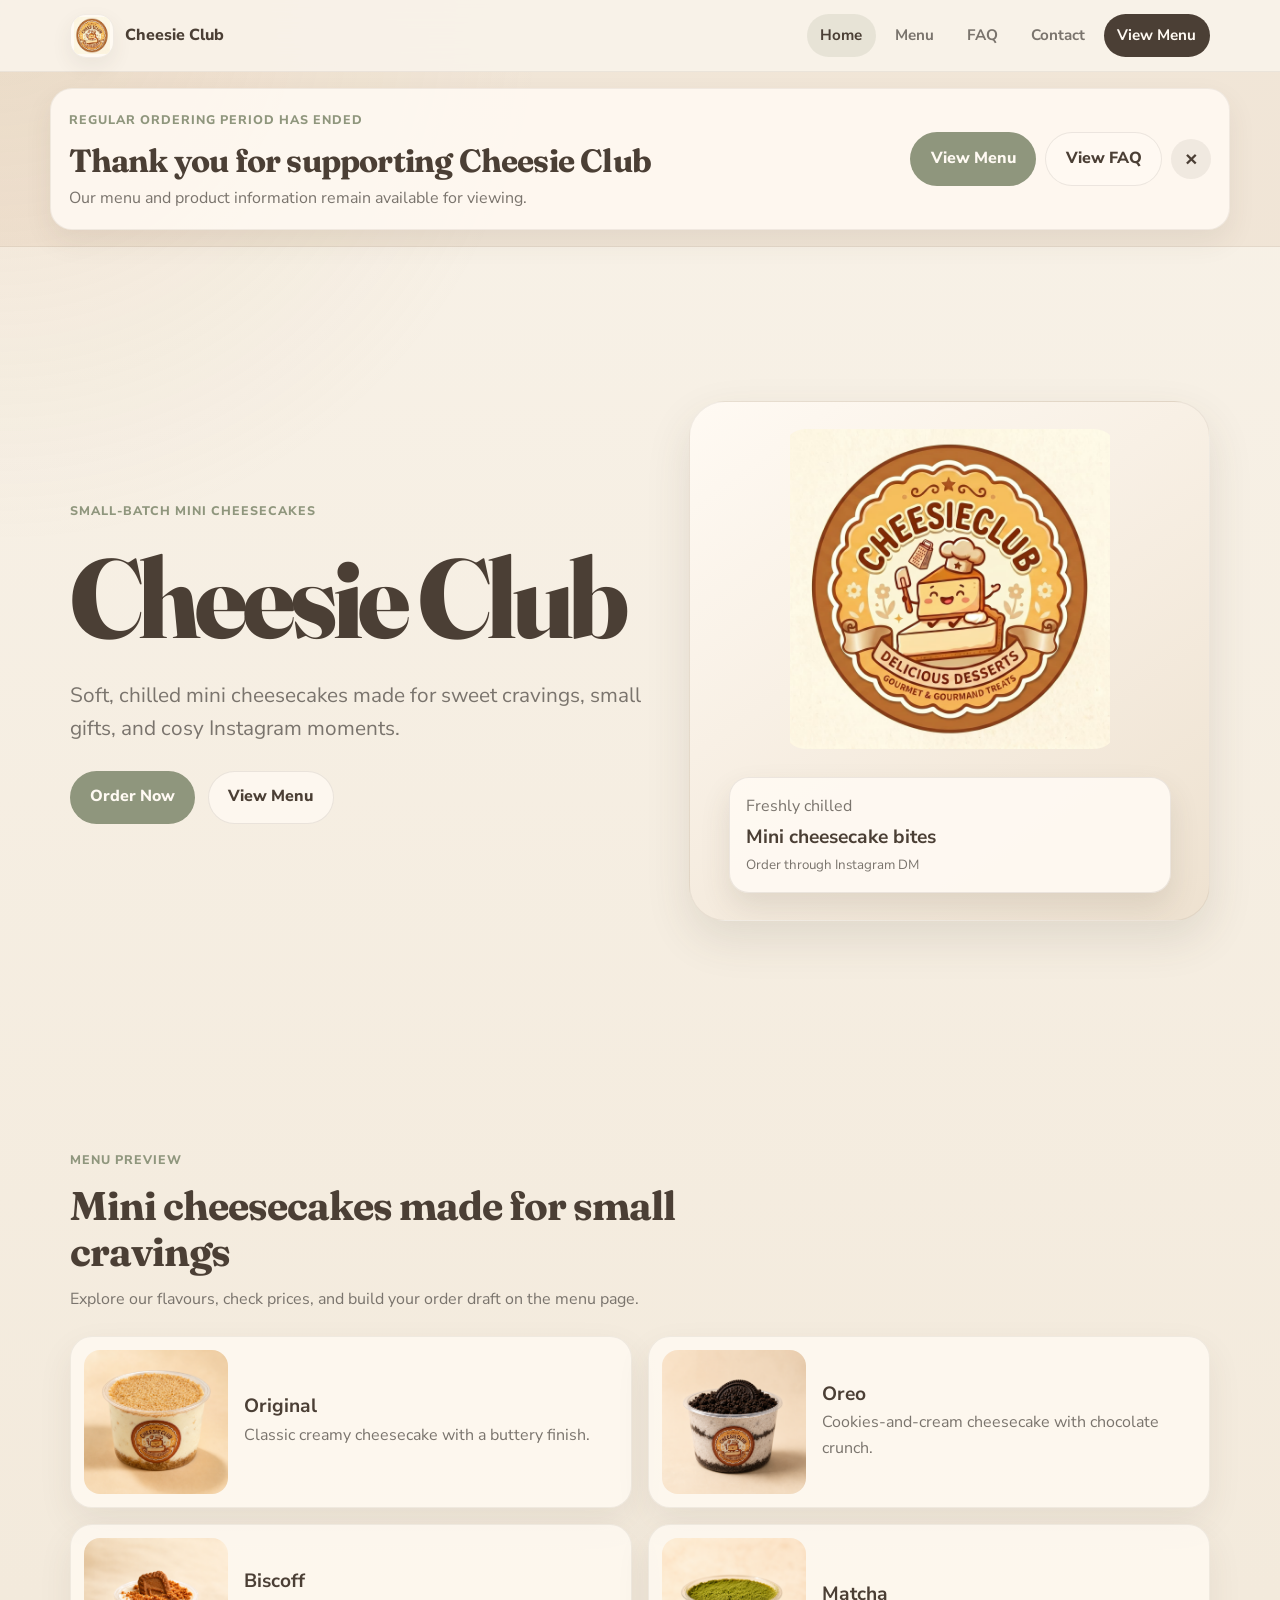
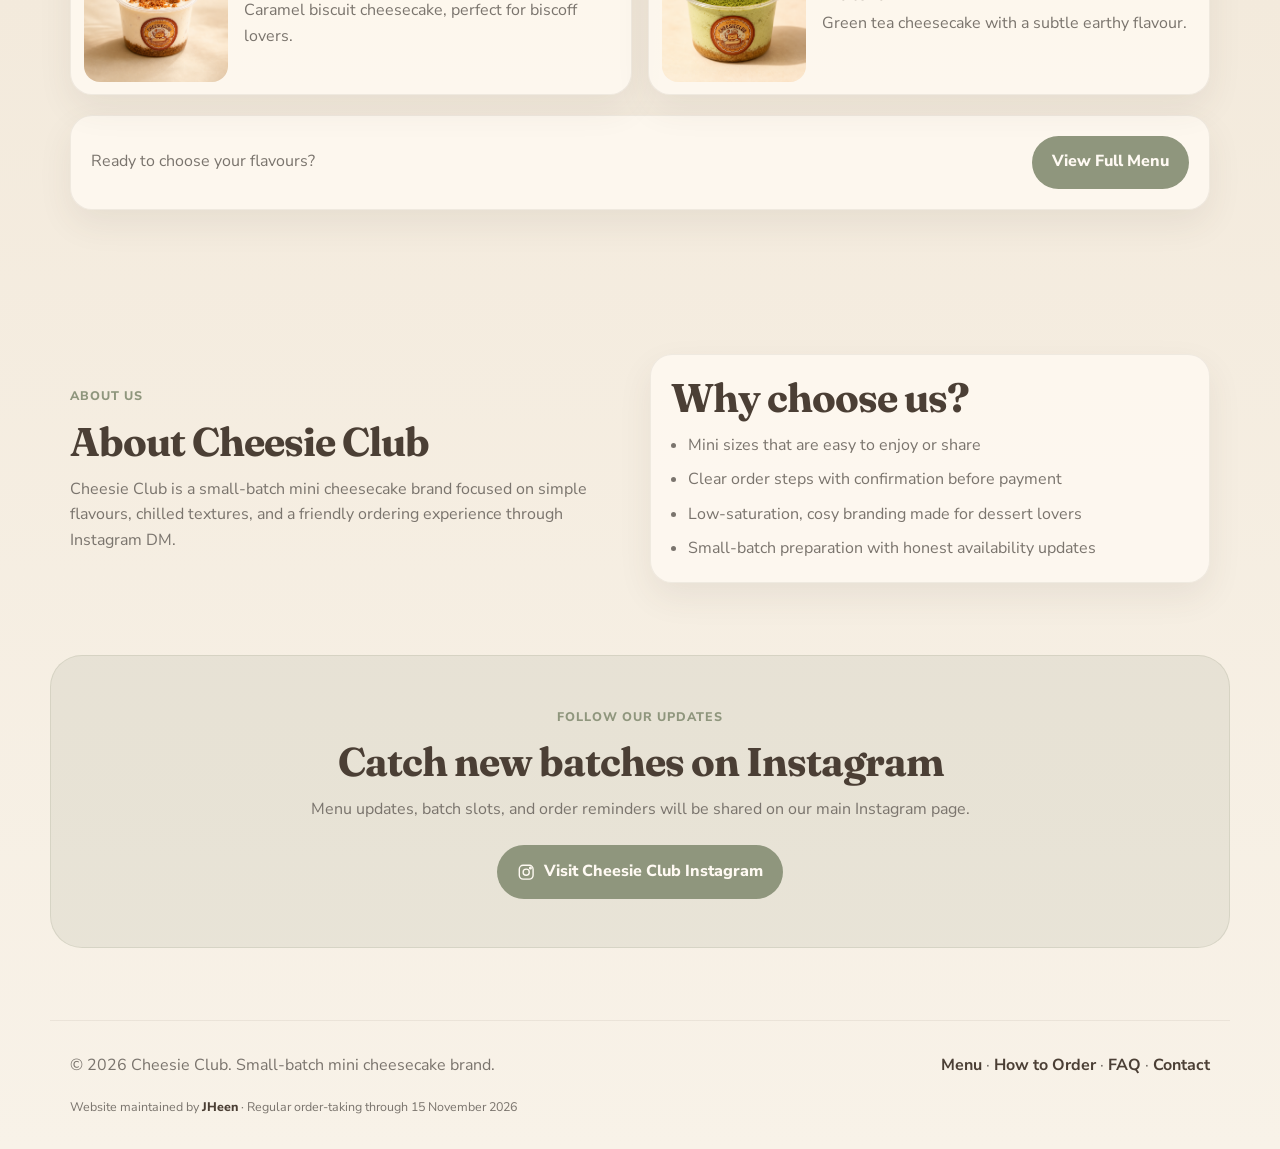
<file: index.html>
<!DOCTYPE html>
<html lang="en">
<head>
    <meta charset="UTF-8">
    <meta name="viewport" content="width=device-width, initial-scale=1.0, viewport-fit=cover">
    <meta name="description" content="Cheesie Club is a small-batch mini cheesecake brand sharing cosy flavours through Instagram DM orders.">
    <title>Cheesie Club | Mini Cheesecakes</title>
    <link rel="preconnect" href="https://fonts.googleapis.com">
    <link rel="preconnect" href="https://fonts.gstatic.com" crossorigin>
    <link href="https://fonts.googleapis.com/css2?family=Fraunces:opsz,wght@9..144,600;9..144,700;9..144,800&family=Nunito+Sans:wght@400;600;700;800;900&display=swap" rel="stylesheet">
    <link rel="stylesheet" href="css/style.css">

    <!-- Cloudflare Web Analytics -->
    <script type="module" src="https://static.cloudflareinsights.com/beacon.min.js" data-cf-beacon='{"token": "6ec5c409b6bc4f0cb4277d69cdcbec6b"}'></script>
    <!-- End Cloudflare Web Analytics -->
</head>
<body>
    <header class="site-header">
        <nav class="navbar" aria-label="Main navigation">
            <a class="brand" href="index.html" aria-label="Cheesie Club homepage">
                <span class="brand-logo-wrap">
                    <img src="assets/logo.png" alt="Cheesie Club logo" class="brand-logo">
                    <span class="brand-fallback" aria-hidden="true">CC</span>
                </span>
                <span>Cheesie Club</span>
            </a>
            <div class="nav-links">
                <a href="index.html">Home</a>
                <a href="menu.html">Menu</a>
                <a href="faq.html">FAQ</a>
                <a href="contact.html">Contact</a>
                <a class="nav-cta" href="menu.html">Order Now</a>
            </div>
        </nav>
    </header>

    <div class="order-banner" id="orderBanner" role="status" aria-live="polite">
        <div class="order-banner-content">
            <div>
                <span class="eyebrow" id="orderBannerEyebrow">Now taking orders</span>
                <h2 id="orderBannerTitle">Regular ordering available through 15 November 2026</h2>
                <p id="orderBannerText">All four Cheesie Club mini cheesecake flavours are available for order, subject to batch-slot confirmation. Choose your flavours from the menu and send your prepared order through Instagram DM.</p>
            </div>
            <div class="order-banner-actions">
                <a class="button primary" id="orderBannerPrimaryAction" href="menu.html">Order from Menu</a>
                <a class="button secondary" href="faq.html">View FAQ</a>
                <button class="banner-dismiss" type="button" aria-label="Dismiss order notice">&times;</button>
            </div>
        </div>
    </div>

    <main>
        <section class="hero">
            <div class="hero-content">
                <span class="eyebrow">Small-batch mini cheesecakes</span>
                <h1>Cheesie Club</h1>
                <p class="hero-tagline">Soft, chilled mini cheesecakes made for sweet cravings, small gifts, and cosy Instagram moments.</p>
                <div class="button-row">
                    <a class="button primary" id="heroOrderAction" href="menu.html">Order Now</a>
                    <a class="button secondary" href="menu.html">View Menu</a>
                </div>
            </div>
            <div class="hero-visual" aria-label="Cheesie Club brand highlight">
                <img src="assets/logo.png" alt="Cheesie Club logo">
                <div class="hero-card">
                    <span>Freshly chilled</span>
                    <strong>Mini cheesecake bites</strong>
                    <small>Order through Instagram DM</small>
                </div>
            </div>
        </section>

        <section class="section flavour-preview-section">
            <div class="section-heading">
                <span class="eyebrow">Menu preview</span>
                <h2>Mini cheesecakes made for small cravings</h2>
                <p>Explore our flavours, check prices, and build your order draft on the menu page.</p>
            </div>
            <div class="preview-card-row">
                <article class="preview-card">
                    <img src="assets/original.png" alt="Promotional display image for Original mini cheesecake flavour">
                    <div>
                        <h3>Original</h3>
                        <p>Classic creamy cheesecake with a buttery finish.</p>
                    </div>
                </article>
                <article class="preview-card">
                    <img src="assets/oreo.png" alt="Promotional display image for Oreo mini cheesecake flavour">
                    <div>
                        <h3>Oreo</h3>
                        <p>Cookies-and-cream cheesecake with chocolate crunch.</p>
                    </div>
                </article>
                <article class="preview-card">
                    <img src="assets/biscoff.png" alt="Promotional display image for Biscoff mini cheesecake flavour">
                    <div>
                        <h3>Biscoff</h3>
                        <p>Caramel biscuit cheesecake, perfect for biscoff lovers.</p>
                    </div>
                </article>
                <article class="preview-card">
                    <img src="assets/matcha.png" alt="Promotional display image for Matcha mini cheesecake flavour">
                    <div>
                        <h3>Matcha</h3>
                        <p>Green tea cheesecake with a subtle earthy flavour.</p> 
                    </div>
                </article>
            </div>
            <div class="menu-cta">
                <p>Ready to choose your flavours?</p>
                <a class="button primary" href="menu.html">View Full Menu</a>
            </div>
        </section>

        <section class="section split-section">
            <div>
                <span class="eyebrow">About us</span>
                <h2>About Cheesie Club</h2>
                <p>Cheesie Club is a small-batch mini cheesecake brand focused on simple flavours, chilled textures, and a friendly ordering experience through Instagram DM.</p>
            </div>
            <div class="soft-panel">
                <h2>Why choose us?</h2>
                <ul class="check-list">
                    <li>Mini sizes that are easy to enjoy or share</li>
                    <li>Clear order steps with confirmation before payment</li>
                    <li>Low-saturation, cosy branding made for dessert lovers</li>
                    <li>Small-batch preparation with honest availability updates</li>
                </ul>
            </div>
        </section>

        <section class="section instagram-cta">
            <span class="eyebrow">Follow our updates</span>
            <h2>Catch new batches on Instagram</h2>
            <p>Menu updates, batch slots, and order reminders will be shared on our main Instagram page.</p>
            <a class="button primary icon-button" href="https://www.instagram.com/cheesie_club/" target="_blank" rel="noopener">
                <svg class="ig-icon" viewBox="0 0 24 24" aria-hidden="true" focusable="false">
                    <rect x="3" y="3" width="18" height="18" rx="5"></rect>
                    <circle cx="12" cy="12" r="4"></circle>
                    <circle cx="17.5" cy="6.5" r="1.1"></circle>
                </svg>
                Visit Cheesie Club Instagram
            </a>
        </section>
    </main>

    <footer class="site-footer">
        <p>&copy; 2026 Cheesie Club. Small-batch mini cheesecake brand.</p>

        <p>
            <a href="menu.html">Menu</a> ·
            <a href="how-to-order.html">How to Order</a> ·
            <a href="faq.html">FAQ</a> ·
            <a href="contact.html">Contact</a>
        </p>

        <p class="site-maintainer-note">
            Website maintained by
            <a href="contact.html#website-maintainer">JHeen</a>
            · Regular order-taking through 15 November 2026
        </p>
    </footer>

    <script src="js/script.js"></script>
</body>
</html>
</file>
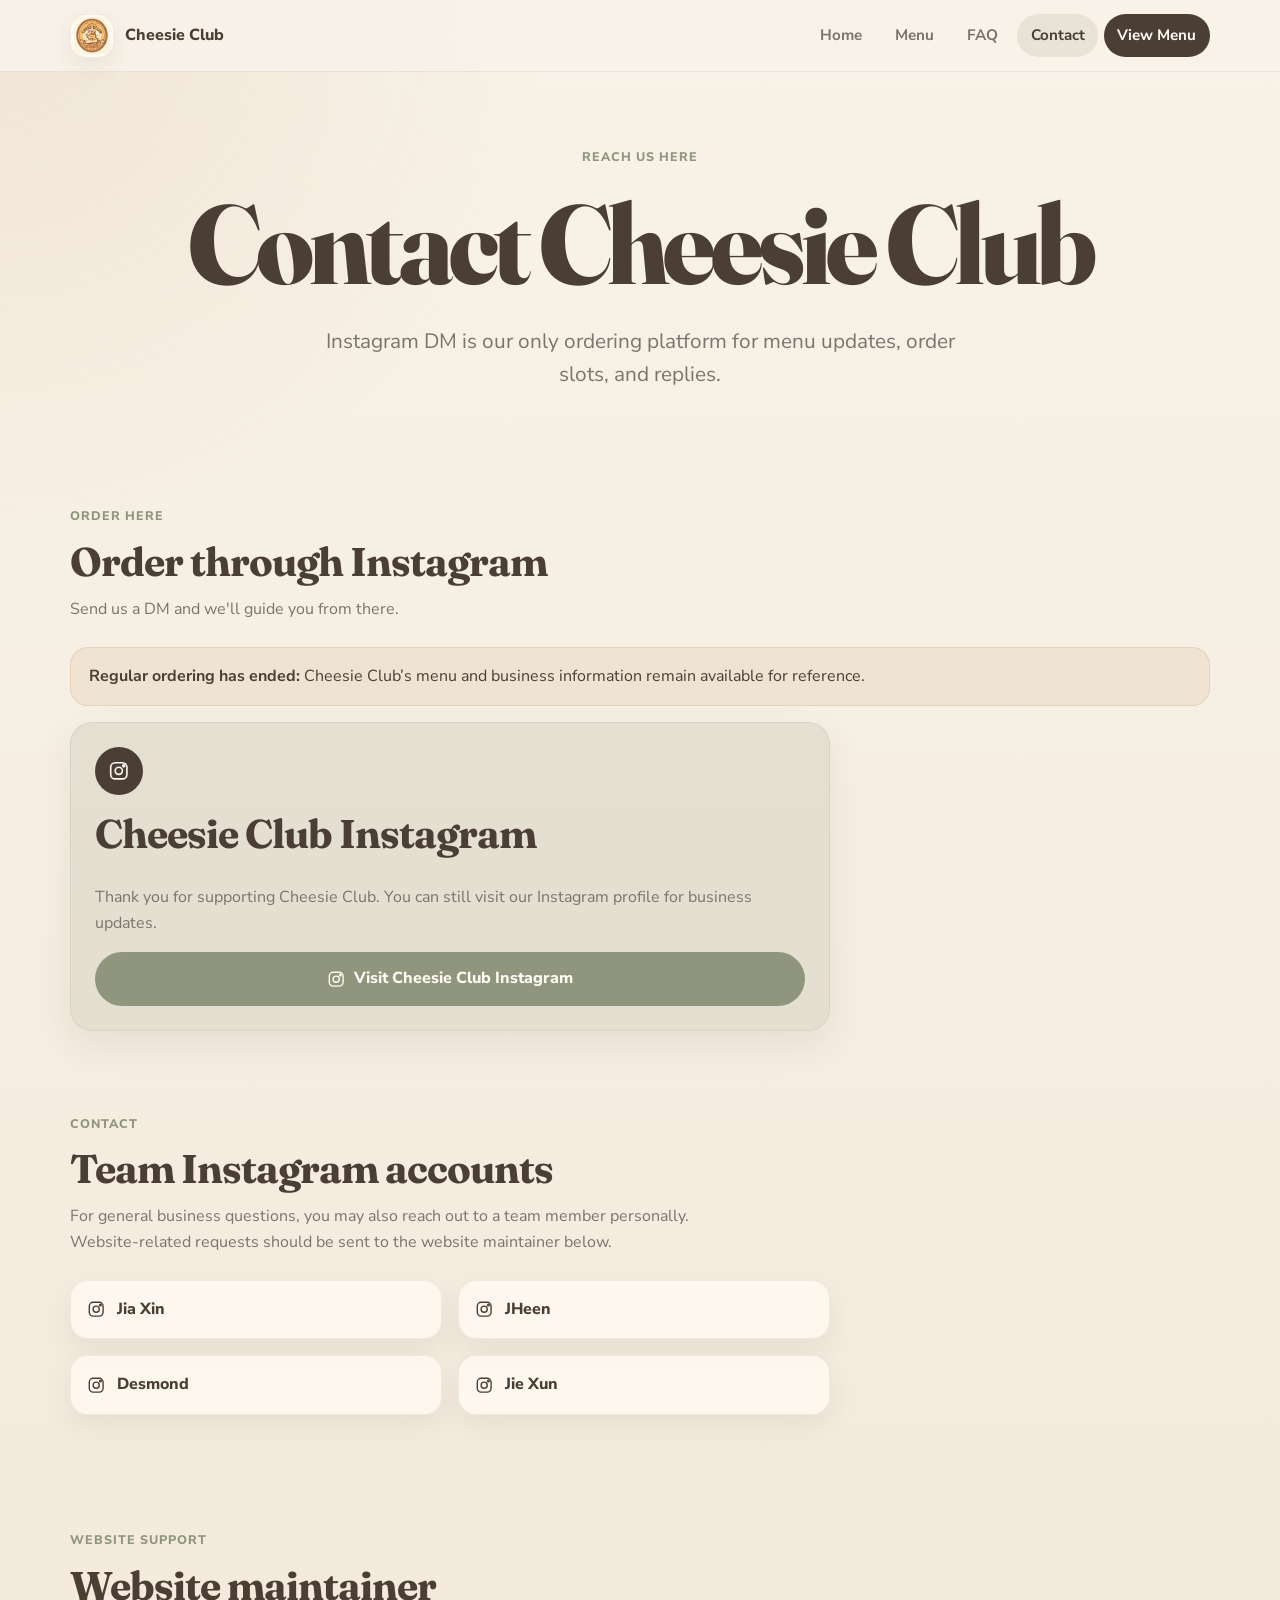
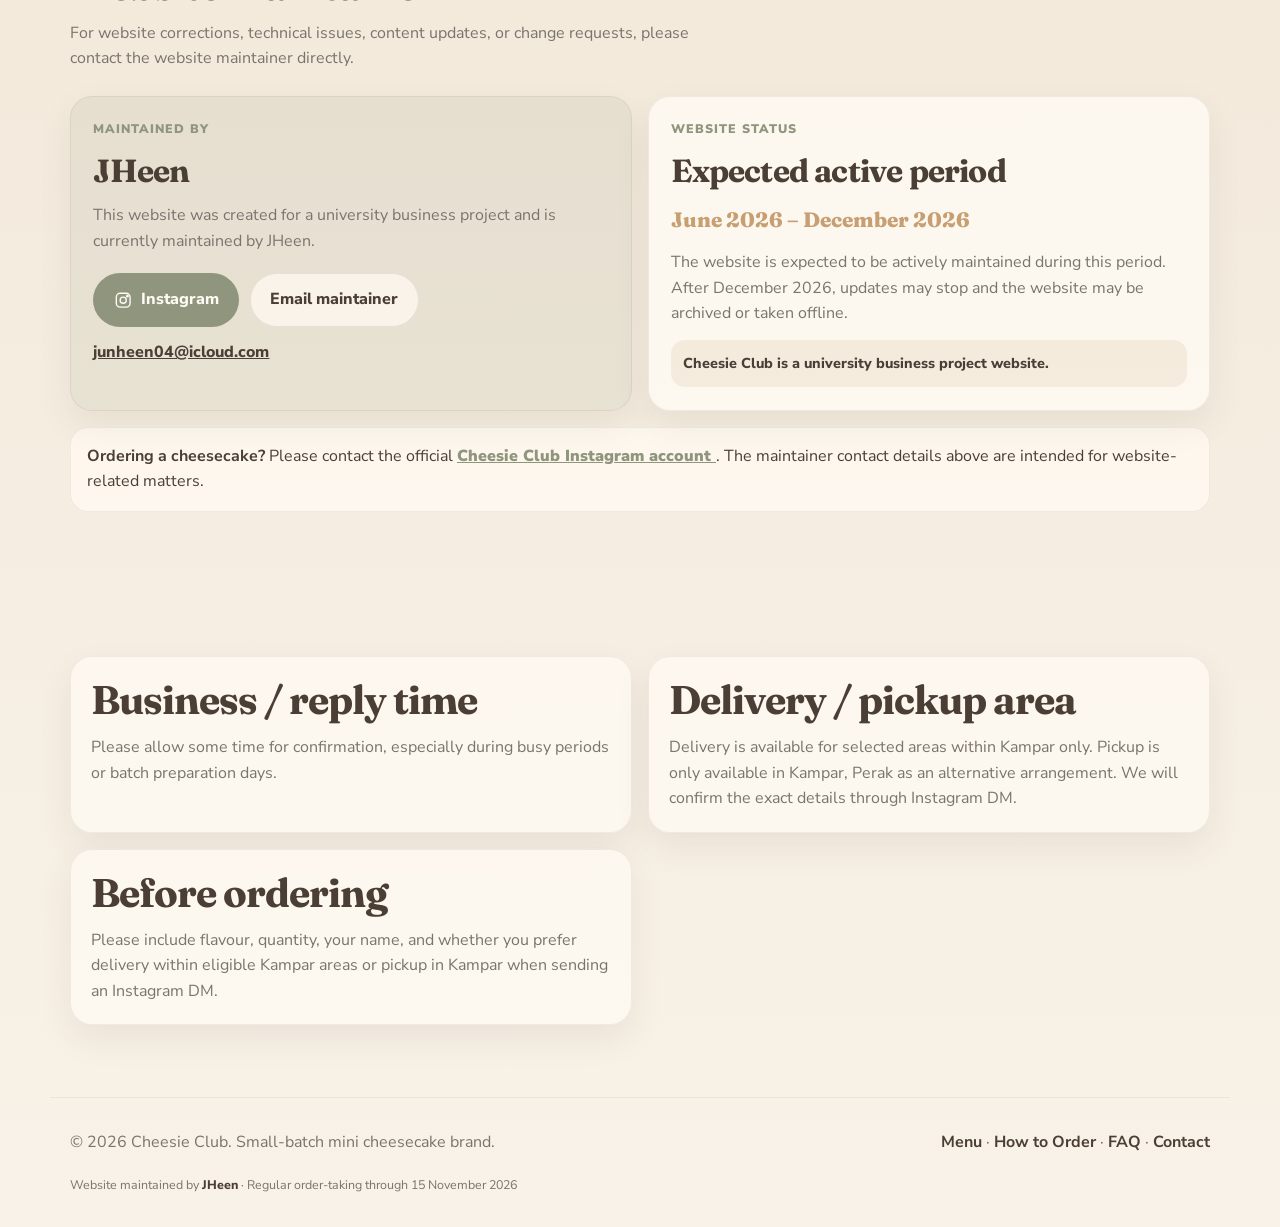
<file: contact.html>
<!DOCTYPE html>
<html lang="en">
<head>
    <meta charset="UTF-8">
    <meta name="viewport" content="width=device-width, initial-scale=1.0, viewport-fit=cover">
    <meta name="description" content="Contact Cheesie Club for orders and find website maintainer information for corrections, updates, or technical issues.">
    <title>Contact | Cheesie Club</title>
    <link rel="preconnect" href="https://fonts.googleapis.com">
    <link rel="preconnect" href="https://fonts.gstatic.com" crossorigin>
    <link href="https://fonts.googleapis.com/css2?family=Fraunces:opsz,wght@9..144,600;9..144,700;9..144,800&family=Nunito+Sans:wght@400;600;700;800;900&display=swap" rel="stylesheet">
    <link rel="stylesheet" href="css/style.css">
</head>
<body>
    <header class="site-header">
        <nav class="navbar" aria-label="Main navigation">
            <a class="brand" href="index.html" aria-label="Cheesie Club homepage">
                <span class="brand-logo-wrap">
                    <img src="assets/logo.png" alt="Cheesie Club logo" class="brand-logo">
                    <span class="brand-fallback" aria-hidden="true">CC</span>
                </span>
                <span>Cheesie Club</span>
            </a>
            <div class="nav-links">
                <a href="index.html">Home</a>
                <a href="menu.html">Menu</a>
                <a href="faq.html">FAQ</a>
                <a class="active" href="contact.html" aria-current="page">Contact</a>
                <a class="nav-cta" href="menu.html">Order Now</a>
            </div>
        </nav>
    </header>

    <main>
        <section class="page-hero">
            <span class="eyebrow">Reach us here</span>
            <h1>Contact Cheesie Club</h1>
            <p>Instagram DM is our only ordering platform for menu updates, order slots, and replies.</p>
        </section>

        <section class="section order-section" id="order">
            <div class="section-heading">
                <span class="eyebrow">Order here</span>
                <h2>Order through Instagram</h2>
                <p>Send us a DM and we'll guide you from there.</p>
            </div>
            <div class="order-status-note">
                <strong id="contactOrderStatusTitle">Orders are open:</strong>
                <span id="contactOrderStatusText">Send us an Instagram DM with your flavour and quantity, and we&rsquo;ll confirm the available batch slot with you.</span>
            </div>
            <article class="contact-card featured business-card">
                <span class="contact-icon">
                    <svg class="ig-icon" viewBox="0 0 24 24" aria-hidden="true" focusable="false">
                        <rect x="3" y="3" width="18" height="18" rx="5"></rect>
                        <circle cx="12" cy="12" r="4"></circle>
                        <circle cx="17.5" cy="6.5" r="1.1"></circle>
                    </svg>
                </span>
                <h2>Cheesie Club Instagram</h2>
                <p id="contactOrderText">Ready to order? Send us a DM with your flavour and quantity. We'll reply with the available batch slots.</p>
                <a class="button primary icon-button" id="contactInstagramAction" href="https://www.instagram.com/cheesie_club/" target="_blank" rel="noopener">
                    <svg class="ig-icon" viewBox="0 0 24 24" aria-hidden="true" focusable="false">
                        <rect x="3" y="3" width="18" height="18" rx="5"></rect>
                        <circle cx="12" cy="12" r="4"></circle>
                        <circle cx="17.5" cy="6.5" r="1.1"></circle>
                    </svg>
                    Order by Instagram DM
                </a>
            </article>
        </section>

        <section class="section contact-section">
            <div class="section-heading">
                <span class="eyebrow">Contact</span>
                <h2>Team Instagram accounts</h2>
                <p>For general business questions, you may also reach out to a team member personally. Website-related requests should be sent to the website maintainer below.</p>
            </div>
<div class="team-contact-grid">
    <a class="team-card" href="https://www.instagram.com/jiaxinn__27/" target="_blank" rel="noopener">
        <svg class="ig-icon" viewBox="0 0 24 24" aria-hidden="true" focusable="false">
            <rect x="3" y="3" width="18" height="18" rx="5"></rect>
            <circle cx="12" cy="12" r="4"></circle>
            <circle cx="17.5" cy="6.5" r="1.1"></circle>
        </svg>
        <span>Jia Xin</span>
    </a>
    <a class="team-card" href="https://www.instagram.com/junheen_04/" target="_blank" rel="noopener">
        <svg class="ig-icon" viewBox="0 0 24 24" aria-hidden="true" focusable="false">
            <rect x="3" y="3" width="18" height="18" rx="5"></rect>
            <circle cx="12" cy="12" r="4"></circle>
            <circle cx="17.5" cy="6.5" r="1.1"></circle>
        </svg>
        <span>JHeen</span>
    </a>
    <a class="team-card" href="https://www.instagram.com/kzeekz7/" target="_blank" rel="noopener">
        <svg class="ig-icon" viewBox="0 0 24 24" aria-hidden="true" focusable="false">
            <rect x="3" y="3" width="18" height="18" rx="5"></rect>
            <circle cx="12" cy="12" r="4"></circle>
            <circle cx="17.5" cy="6.5" r="1.1"></circle>
        </svg>
        <span>Desmond</span>
    </a>
    <a class="team-card" href="https://www.instagram.com/cheesyjss/" target="_blank" rel="noopener">
        <svg class="ig-icon" viewBox="0 0 24 24" aria-hidden="true" focusable="false">
            <rect x="3" y="3" width="18" height="18" rx="5"></rect>
            <circle cx="12" cy="12" r="4"></circle>
            <circle cx="17.5" cy="6.5" r="1.1"></circle>
        </svg>
        <span>Jie Xun</span>
    </a>
</div>
        </section>

        <section class="section website-maintainer-section" id="website-maintainer">
            <div class="section-heading">
                <span class="eyebrow">Website support</span>
                <h2>Website maintainer</h2>
                <p>
                    For website corrections, technical issues, content updates, or change requests,
                    please contact the website maintainer directly.
                </p>
            </div>

            <div class="maintainer-grid">
                <article class="maintainer-card maintainer-contact-card">
                    <span class="maintainer-label">Maintained by</span>
                    <h3>JHeen</h3>

                    <p>
                        This website was created for a university business project and is currently
                        maintained by JHeen.
                    </p>

                    <div class="maintainer-actions">
                        <a
                            class="button primary icon-button"
                            href="https://www.instagram.com/junheen_04/"
                            target="_blank"
                            rel="noopener"
                        >
                            <svg class="ig-icon" viewBox="0 0 24 24" aria-hidden="true" focusable="false">
                                <rect x="3" y="3" width="18" height="18" rx="5"></rect>
                                <circle cx="12" cy="12" r="4"></circle>
                                <circle cx="17.5" cy="6.5" r="1.1"></circle>
                            </svg>
                            Instagram
                        </a>

                        <a
                            class="button secondary"
                            href="mailto:junheen04@icloud.com"
                        >
                            Email maintainer
                        </a>
                    </div>

                    <p class="maintainer-email">
                        <a href="mailto:junheen04@icloud.com">
                            junheen04@icloud.com
                        </a>
                    </p>
                </article>

                <article class="maintainer-card website-status-card">
                    <span class="maintainer-label">Website status</span>
                    <h3>Expected active period</h3>

                    <p class="website-period">
                        June 2026 &ndash; December 2026
                    </p>

                    <p>
                        The website is expected to be actively maintained during this period.
                        After December 2026, updates may stop and the website may be archived
                        or taken offline.
                    </p>

                    <p class="website-project-note">
                        Cheesie Club is a university business project website.
                    </p>
                </article>
            </div>

            <div class="maintainer-order-note">
                <strong>Ordering a cheesecake?</strong>
                Please contact the official
                <a
                    href="https://www.instagram.com/cheesie_club/"
                    target="_blank"
                    rel="noopener"
                >
                    Cheesie Club Instagram account
                </a>.
                The maintainer contact details above are intended for website-related matters.
            </div>
        </section>

        <section class="section info-grid">
            <article class="info-card">
                <h2>Business / reply time</h2>
                <p>Please allow some time for confirmation, especially during busy periods or batch preparation days.</p>
            </article>
            <article class="info-card">
                <h2>Delivery / pickup area</h2>
                <p>Delivery is available for selected areas within Kampar only. Pickup is only available in Kampar, Perak as an alternative arrangement. We will confirm the exact details through Instagram DM.</p>
            </article>
            <article class="info-card">
                <h2>Before ordering</h2>
                <p>Please include flavour, quantity, your name, and whether you prefer delivery within eligible Kampar areas or pickup in Kampar when sending an Instagram DM.</p>
            </article>
        </section>
    </main>

    <footer class="site-footer">
        <p>&copy; 2026 Cheesie Club. Small-batch mini cheesecake brand.</p>

        <p>
            <a href="menu.html">Menu</a> ·
            <a href="how-to-order.html">How to Order</a> ·
            <a href="faq.html">FAQ</a> ·
            <a href="contact.html">Contact</a>
        </p>

        <p class="site-maintainer-note">
            Website maintained by
            <a href="contact.html#website-maintainer">JHeen</a>
            · Regular order-taking through 15 November 2026
        </p>
    </footer>

    <script src="js/script.js"></script>
</body>
</html>
</file>
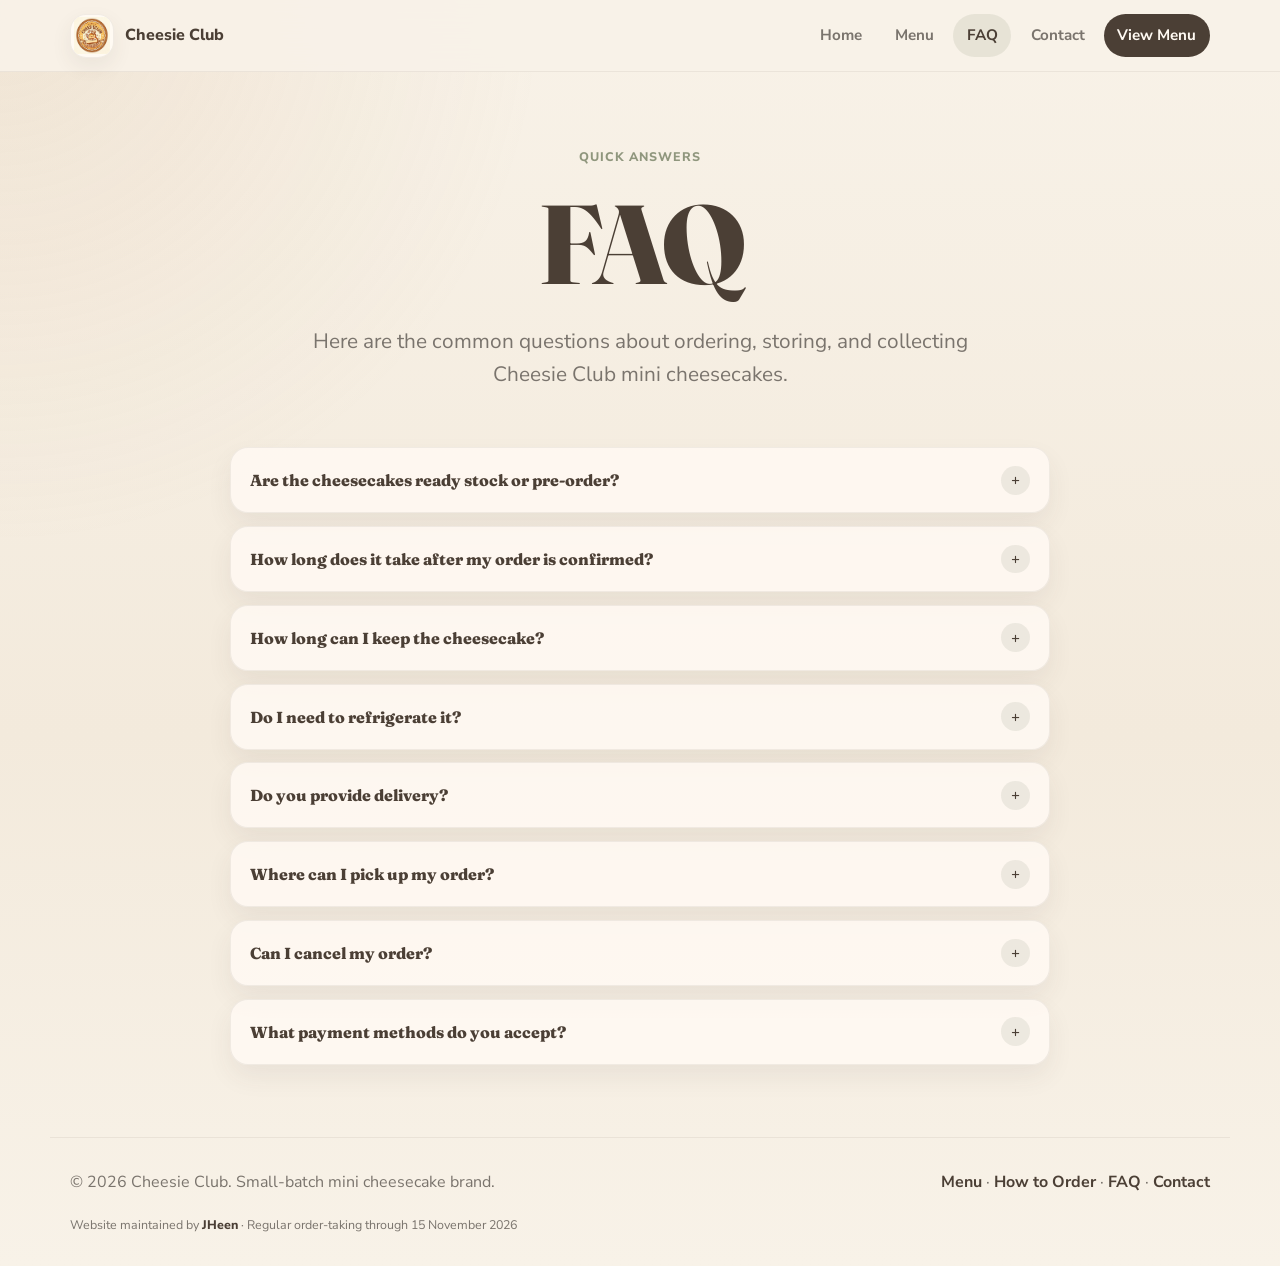
<file: faq.html>
<!DOCTYPE html>
<html lang="en">
<head>
    <meta charset="UTF-8">
    <meta name="viewport" content="width=device-width, initial-scale=1.0, viewport-fit=cover">
    <meta name="description" content="Frequently asked questions about Cheesie Club mini cheesecake orders, storage, delivery, and payments.">
    <title>FAQ | Cheesie Club</title>
    <link rel="preconnect" href="https://fonts.googleapis.com">
    <link rel="preconnect" href="https://fonts.gstatic.com" crossorigin>
    <link href="https://fonts.googleapis.com/css2?family=Fraunces:opsz,wght@9..144,600;9..144,700;9..144,800&family=Nunito+Sans:wght@400;600;700;800;900&display=swap" rel="stylesheet">
    <link rel="stylesheet" href="css/style.css">
</head>
<body>
    <header class="site-header">
        <nav class="navbar" aria-label="Main navigation">
            <a class="brand" href="index.html" aria-label="Cheesie Club homepage">
                <span class="brand-logo-wrap">
                    <img src="assets/logo.png" alt="Cheesie Club logo" class="brand-logo">
                    <span class="brand-fallback" aria-hidden="true">CC</span>
                </span>
                <span>Cheesie Club</span>
            </a>
            <div class="nav-links">
                <a href="index.html">Home</a>
                <a href="menu.html">Menu</a>
                <a href="faq.html">FAQ</a>
                <a href="contact.html">Contact</a>
                <a class="nav-cta" href="menu.html">Order Now</a>
            </div>
        </nav>
    </header>

    <main>
        <section class="page-hero">
            <span class="eyebrow">Quick answers</span>
            <h1>FAQ</h1>
            <p>Here are the common questions about ordering, storing, and collecting Cheesie Club mini cheesecakes.</p>
        </section>

        <section class="section faq-section" aria-label="Frequently asked questions">
            <div class="accordion">
                <article class="faq-item">
                    <button class="faq-question" type="button" aria-expanded="false">
                        Are the cheesecakes ready stock or pre-order?
                        <span aria-hidden="true">+</span>
                    </button>
                    <div class="faq-answer">
                        <p>Cheesie Club accepts orders through Instagram DM. Most cheesecakes are prepared by batch/order-ahead so we can keep them fresh, while ready stock may be available on selected batch days depending on quantity and schedule.</p>
                    </div>
                </article>
                <article class="faq-item">
                    <button class="faq-question" type="button" aria-expanded="false">
                        How long does it take after my order is confirmed?
                        <span aria-hidden="true">+</span>
                    </button>
                    <div class="faq-answer">
                        <p>We will prepare your order as soon as possible, but it may take a couple of days because our cheesecakes are made in small batches. The exact timing depends on our current order queue and batch schedule, and we will confirm the estimated delivery or pickup time through Instagram DM.</p>
                    </div>
                </article>
                <article class="faq-item">
                    <button class="faq-question" type="button" aria-expanded="false">
                        How long can I keep the cheesecake?
                        <span aria-hidden="true">+</span>
                    </button>
                    <div class="faq-answer">
                        <p>For the best taste, enjoy it within 2&ndash;3 days after receiving it because no preservatives are added. Please keep it chilled and avoid leaving it at room temperature for too long.</p>
                    </div>
                </article>
                <article class="faq-item">
                    <button class="faq-question" type="button" aria-expanded="false">
                        Do I need to refrigerate it?
                        <span aria-hidden="true">+</span>
                    </button>
                    <div class="faq-answer">
                        <p>Yes. Mini cheesecakes should be stored in the refrigerator because they are chilled desserts.</p>
                    </div>
                </article>
                <article class="faq-item">
                    <button class="faq-question" type="button" aria-expanded="false">
                        Do you provide delivery?
                        <span aria-hidden="true">+</span>
                    </button>
                    <div class="faq-answer">
                        <p>Yes. Delivery is available for selected areas within Kampar only. Delivery fee is RM1.00 per order, and delivery is free when you order 2 or more cakes in the same order. We currently do not provide Ipoh, outstation, courier, or postage delivery because our cheesecakes are chilled products.</p>
                    </div>
                </article>
                <article class="faq-item">
                    <button class="faq-question" type="button" aria-expanded="false">
                        Where can I pick up my order?
                        <span aria-hidden="true">+</span>
                    </button>
                    <div class="faq-answer">
                        <p>Pickup is only available in Kampar, Perak. The exact pickup location and time will be confirmed with you through Instagram DM after your order details are checked.</p>
                    </div>
                </article>
                <article class="faq-item">
                    <button class="faq-question" type="button" aria-expanded="false">
                        Can I cancel my order?
                        <span aria-hidden="true">+</span>
                    </button>
                    <div class="faq-answer">
                        <p>Please let us know as early as possible. Cancellation may not be accepted after ingredients are prepared or after payment is confirmed.</p>
                    </div>
                </article>
                <article class="faq-item">
                    <button class="faq-question" type="button" aria-expanded="false">
                        What payment methods do you accept?
                        <span aria-hidden="true">+</span>
                    </button>
                    <div class="faq-answer">
                        <p>We currently accept Touch 'n Go eWallet transfer only. Payment details will be shared after your order is confirmed through Instagram DM.</p>
                    </div>
                </article>
            </div>
        </section>
    </main>

    <footer class="site-footer">
        <p>&copy; 2026 Cheesie Club. Small-batch mini cheesecake brand.</p>

        <p>
            <a href="menu.html">Menu</a> ·
            <a href="how-to-order.html">How to Order</a> ·
            <a href="faq.html">FAQ</a> ·
            <a href="contact.html">Contact</a>
        </p>

        <p class="site-maintainer-note">
            Website maintained by
            <a href="contact.html#website-maintainer">JHeen</a>
            · Regular order-taking through 15 November 2026
        </p>
    </footer>

    <script src="js/script.js"></script>
</body>
</html>
</file>
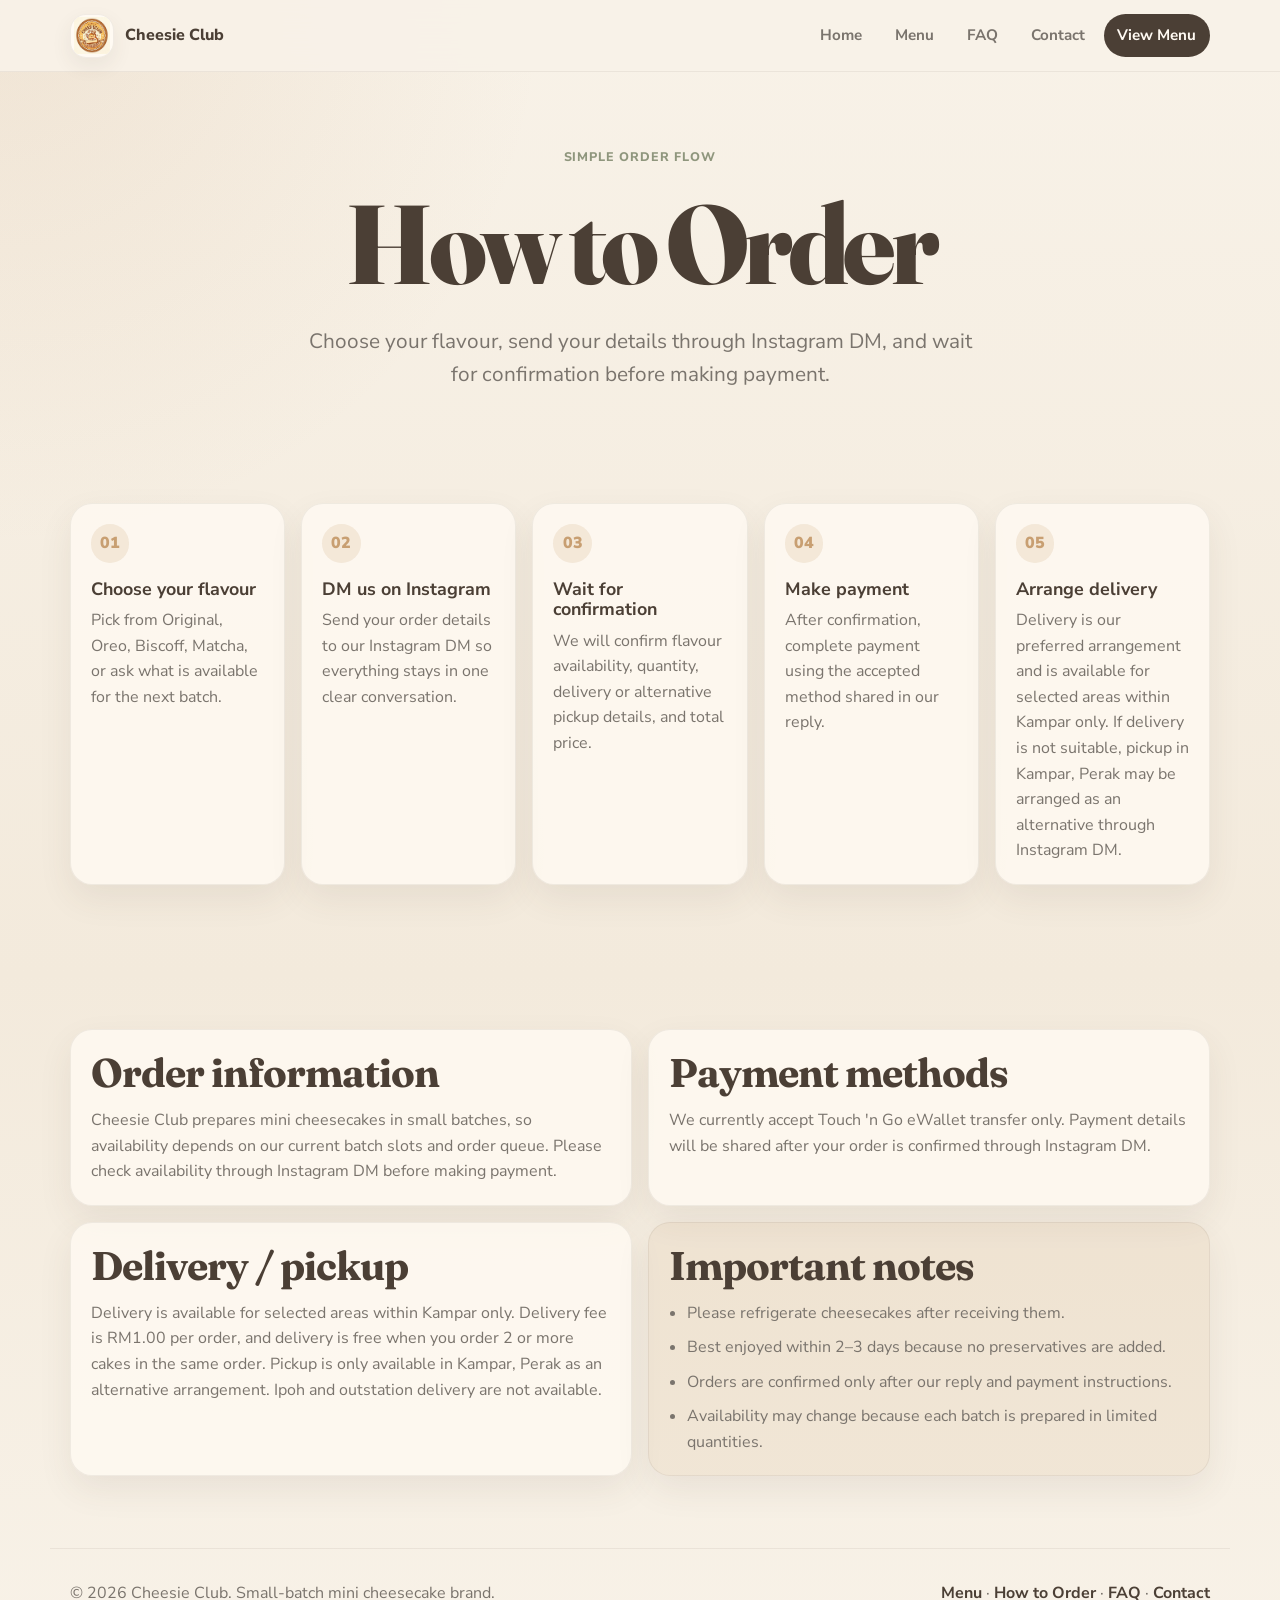
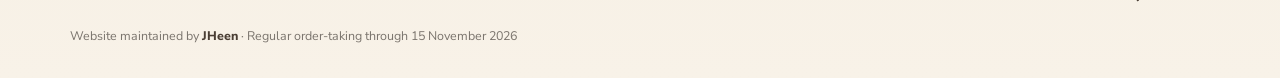
<file: how-to-order.html>
<!DOCTYPE html>
<html lang="en">
<head>
    <meta charset="UTF-8">
    <meta name="viewport" content="width=device-width, initial-scale=1.0, viewport-fit=cover">
    <meta name="description" content="How to order Cheesie Club mini cheesecakes through Instagram DM.">
    <title>How to Order | Cheesie Club</title>
    <link rel="preconnect" href="https://fonts.googleapis.com">
    <link rel="preconnect" href="https://fonts.gstatic.com" crossorigin>
    <link href="https://fonts.googleapis.com/css2?family=Fraunces:opsz,wght@9..144,600;9..144,700;9..144,800&family=Nunito+Sans:wght@400;600;700;800;900&display=swap" rel="stylesheet">
    <link rel="stylesheet" href="css/style.css">
</head>
<body>
    <header class="site-header">
        <nav class="navbar" aria-label="Main navigation">
            <a class="brand" href="index.html" aria-label="Cheesie Club homepage">
                <span class="brand-logo-wrap">
                    <img src="assets/logo.png" alt="Cheesie Club logo" class="brand-logo">
                    <span class="brand-fallback" aria-hidden="true">CC</span>
                </span>
                <span>Cheesie Club</span>
            </a>
            <div class="nav-links">
                <a href="index.html">Home</a>
                <a href="menu.html">Menu</a>
                <a href="faq.html">FAQ</a>
                <a href="contact.html">Contact</a>
                <a class="nav-cta" href="menu.html">Order Now</a>
            </div>
        </nav>
    </header>

    <main>
        <section class="page-hero">
            <span class="eyebrow">Simple order flow</span>
            <h1>How to Order</h1>
            <p>Choose your flavour, send your details through Instagram DM, and wait for confirmation before making payment.</p>
        </section>

        <section class="section">
            <div class="steps-grid">
                <article class="step-card">
                    <span>01</span>
                    <h2>Choose your flavour</h2>
                    <p>Pick from Original, Oreo, Biscoff, Matcha, or ask what is available for the next batch.</p>
                </article>
                <article class="step-card">
                    <span>02</span>
                    <h2>DM us on Instagram</h2>
                    <p>Send your order details to our Instagram DM so everything stays in one clear conversation.</p>
                </article>
                <article class="step-card">
                    <span>03</span>
                    <h2>Wait for confirmation</h2>
                    <p>We will confirm flavour availability, quantity, delivery or alternative pickup details, and total price.</p>
                </article>
                <article class="step-card">
                    <span>04</span>
                    <h2>Make payment</h2>
                    <p>After confirmation, complete payment using the accepted method shared in our reply.</p>
                </article>
                <article class="step-card">
                    <span>05</span>
                    <h2>Arrange delivery</h2>
                    <p>Delivery is our preferred arrangement and is available for selected areas within Kampar only. If delivery is not suitable, pickup in Kampar, Perak may be arranged as an alternative through Instagram DM.</p>
                </article>
            </div>
        </section>

        <section class="section info-grid">
            <article class="info-card">
                <h2>Order information</h2>
                <p>Cheesie Club prepares mini cheesecakes in small batches, so availability depends on our current batch slots and order queue. Please check availability through Instagram DM before making payment.</p>
            </article>
            <article class="info-card">
                <h2>Payment methods</h2>
                <p>We currently accept Touch 'n Go eWallet transfer only. Payment details will be shared after your order is confirmed through Instagram DM.</p>
            </article>
            <article class="info-card">
                <h2>Delivery / pickup</h2>
                <p>Delivery is available for selected areas within Kampar only. Delivery fee is RM1.00 per order, and delivery is free when you order 2 or more cakes in the same order. Pickup is only available in Kampar, Perak as an alternative arrangement. Ipoh and outstation delivery are not available.</p>
            </article>
            <article class="info-card important">
                <h2>Important notes</h2>
                <ul class="check-list">
                    <li>Please refrigerate cheesecakes after receiving them.</li>
                    <li>Best enjoyed within 2&ndash;3 days because no preservatives are added.</li>
                    <li>Orders are confirmed only after our reply and payment instructions.</li>
                    <li>Availability may change because each batch is prepared in limited quantities.</li>
                </ul>
            </article>
        </section>
    </main>

    <footer class="site-footer">
        <p>&copy; 2026 Cheesie Club. Small-batch mini cheesecake brand.</p>

        <p>
            <a href="menu.html">Menu</a> ·
            <a href="how-to-order.html">How to Order</a> ·
            <a href="faq.html">FAQ</a> ·
            <a href="contact.html">Contact</a>
        </p>

        <p class="site-maintainer-note">
            Website maintained by
            <a href="contact.html#website-maintainer">JHeen</a>
            · Regular order-taking through 15 November 2026
        </p>
    </footer>

    <script src="js/script.js"></script>
</body>
</html>
</file>
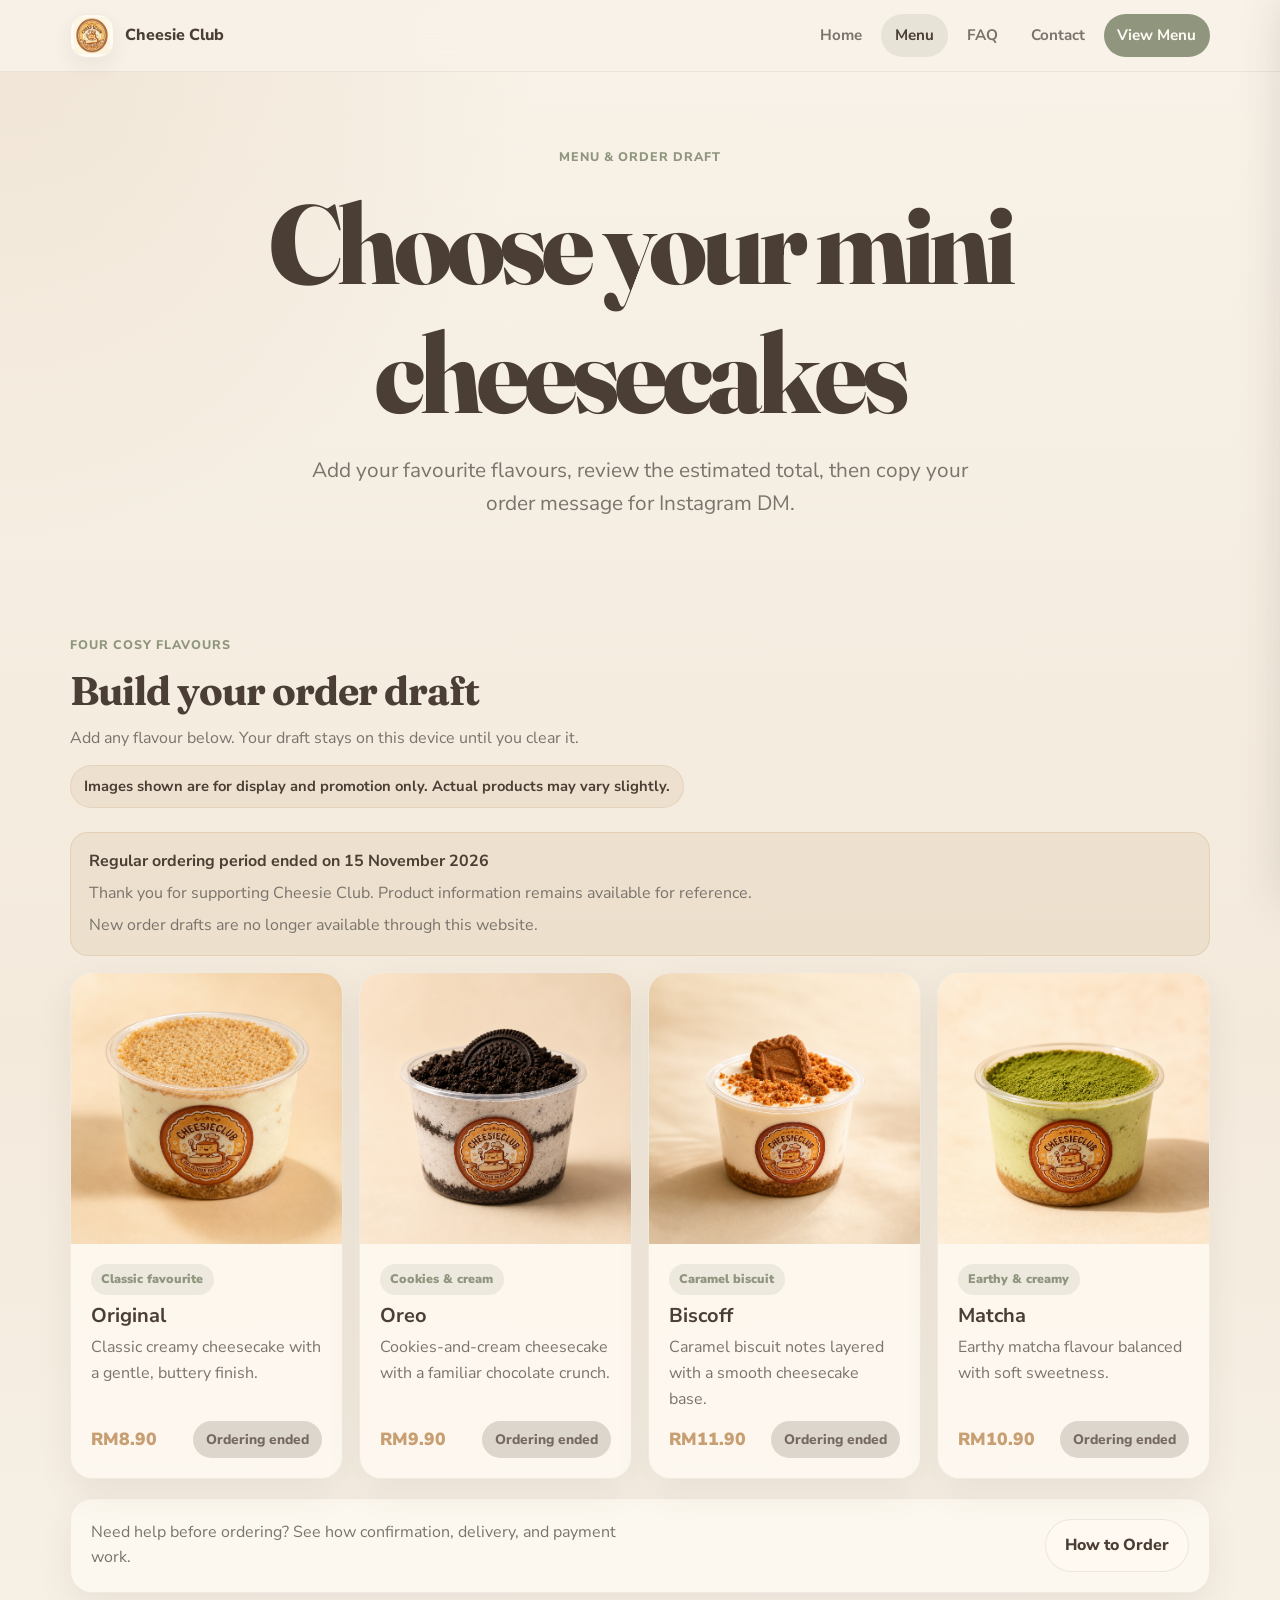
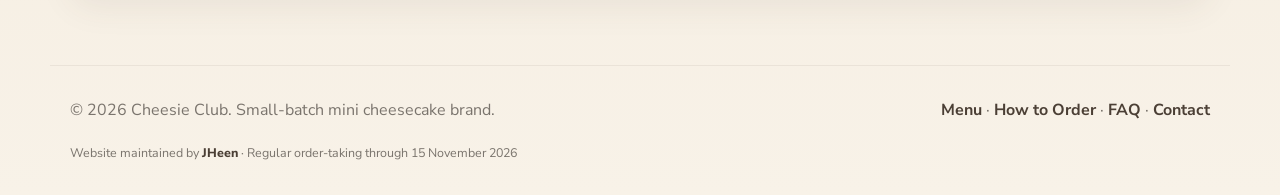
<file: menu.html>
<!DOCTYPE html>
<html lang="en">
<head>
    <meta charset="UTF-8">
    <meta name="viewport" content="width=device-width, initial-scale=1.0, viewport-fit=cover">
    <meta name="description" content="View Cheesie Club mini cheesecake flavours, prices, and create an order draft for Instagram DM.">
    <title>Menu | Cheesie Club</title>
    <link rel="preconnect" href="https://fonts.googleapis.com">
    <link rel="preconnect" href="https://fonts.gstatic.com" crossorigin>
    <link href="https://fonts.googleapis.com/css2?family=Fraunces:opsz,wght@9..144,600;9..144,700;9..144,800&family=Nunito+Sans:wght@400;600;700;800;900&display=swap" rel="stylesheet">
    <link rel="stylesheet" href="css/style.css">

    <!-- Cloudflare Web Analytics -->
    <script type="module" src="https://static.cloudflareinsights.com/beacon.min.js" data-cf-beacon='{"token": "6ec5c409b6bc4f0cb4277d69cdcbec6b"}'></script>
    <!-- End Cloudflare Web Analytics -->
</head>
<body>
    <header class="site-header">
        <nav class="navbar" aria-label="Main navigation">
            <a class="brand" href="index.html" aria-label="Cheesie Club homepage">
                <span class="brand-logo-wrap">
                    <img src="assets/logo.png" alt="Cheesie Club logo" class="brand-logo">
                    <span class="brand-fallback" aria-hidden="true">CC</span>
                </span>
                <span>Cheesie Club</span>
            </a>
            <div class="nav-links">
                <a href="index.html">Home</a>
                <a href="menu.html">Menu</a>
                <a href="faq.html">FAQ</a>
                <a href="contact.html">Contact</a>
                <a class="nav-cta" href="menu.html">Order Now</a>
            </div>
        </nav>
    </header>

    <main>
        <section class="page-hero menu-page-hero">
            <span class="eyebrow">Menu &amp; order draft</span>
            <h1>Choose your mini cheesecakes</h1>
            <p>Add your favourite flavours, review the estimated total, then copy your order message for Instagram DM.</p>
        </section>

        <section class="section menu-page-section">
            <div class="section-heading">
                <span class="eyebrow">Four cosy flavours</span>
                <h2>Build your order draft</h2>
                <p>Add any flavour below. Your draft stays on this device until you clear it.</p>
                <p class="image-note">Images shown are for display and promotion only. Actual products may vary slightly.</p>
            </div>
            <div class="order-status-note" id="menuAvailabilityNotice" role="status" aria-live="polite">
                <strong id="menuAvailabilityTitle">Ordering Availability</strong>
                <p id="menuAvailabilityText">Original, Oreo, Matcha and Biscoff are available for regular orders through 15 November 2026, subject to batch-slot confirmation.</p>
                <p id="menuAvailabilityDetails">The final date and time, plus delivery or pickup arrangements, will be confirmed through Instagram DM.</p>
            </div>
            <div class="menu-grid menu-order-grid">
                <article class="flavour-card featured-menu-card">
                    <img src="assets/original.png" alt="Promotional display image for Original mini cheesecake flavour">
                    <div class="flavour-card-body">
                        <span class="flavour-tag">Classic favourite</span>
                        <h3>Original</h3>
                        <p>Classic creamy cheesecake with a gentle, buttery finish.</p>
                        <div class="flavour-card-footer">
                            <span class="price">RM8.90</span>
                            <button class="mini-order-link add-to-cart-btn" type="button" data-name="Original" data-price="8.90">Add to order</button>
                        </div>
                    </div>
                </article>
                <article class="flavour-card featured-menu-card">
                    <img src="assets/oreo.png" alt="Promotional display image for Oreo mini cheesecake flavour">
                    <div class="flavour-card-body">
                        <span class="flavour-tag">Cookies &amp; cream</span>
                        <h3>Oreo</h3>
                        <p>Cookies-and-cream cheesecake with a familiar chocolate crunch.</p>
                        <div class="flavour-card-footer">
                            <span class="price">RM9.90</span>
                            <button class="mini-order-link add-to-cart-btn" type="button" data-name="Oreo" data-price="9.90">Add to order</button>
                        </div>
                    </div>
                </article>
                <article class="flavour-card featured-menu-card">
                    <img src="assets/biscoff.png" alt="Promotional display image for Biscoff mini cheesecake flavour">
                    <div class="flavour-card-body">
                        <span class="flavour-tag">Caramel biscuit</span>
                        <h3>Biscoff</h3>
                        <p>Caramel biscuit notes layered with a smooth cheesecake base.</p>
                        <div class="flavour-card-footer">
                            <span class="price">RM11.90</span>
                            <button class="mini-order-link add-to-cart-btn" type="button" data-name="Biscoff" data-price="11.90">Add to order</button>
                        </div>
                    </div>
                </article>
                <article class="flavour-card featured-menu-card">
                    <img src="assets/matcha.png" alt="Promotional display image for Matcha mini cheesecake flavour">
                    <div class="flavour-card-body">
                        <span class="flavour-tag">Earthy &amp; creamy</span>
                        <h3>Matcha</h3>
                        <p>Earthy matcha flavour balanced with soft sweetness.</p>
                        <div class="flavour-card-footer">
                            <span class="price">RM10.90</span>
                            <button class="mini-order-link add-to-cart-btn" type="button" data-name="Matcha" data-price="10.90">Add to order</button>
                        </div>
                    </div>
                </article>
            </div>
            <div class="menu-cta">
                <p>Need help before ordering? See how confirmation, delivery, and payment work.</p>
                <a class="button secondary" href="how-to-order.html">How to Order</a>
            </div>
        </section>
    </main>

    <footer class="site-footer">
        <p>&copy; 2026 Cheesie Club. Small-batch mini cheesecake brand.</p>

        <p>
            <a href="menu.html">Menu</a> ·
            <a href="how-to-order.html">How to Order</a> ·
            <a href="faq.html">FAQ</a> ·
            <a href="contact.html">Contact</a>
        </p>

        <p class="site-maintainer-note">
            Website maintained by
            <a href="contact.html#website-maintainer">JHeen</a>
            · Regular order-taking through 15 November 2026
        </p>
    </footer>

    <button class="floating-cart-button" id="floatingCartButton" type="button" aria-label="Open order draft" aria-controls="cartDrawer" aria-expanded="false">
        <span class="cart-symbol" aria-hidden="true">&#128722;</span>
        <span class="cart-button-text">Order Draft</span>
        <span class="cart-badge is-empty" id="cartBadge" aria-label="0 items">0</span>
    </button>

    <div class="cart-overlay" id="cartOverlay" hidden></div>

    <aside class="cart-drawer" id="cartDrawer" role="dialog" aria-modal="true" aria-label="Order draft" aria-hidden="true" tabindex="-1" inert>
        <div class="cart-drawer-header">
            <div>
                <span class="eyebrow">Your order draft</span>
                <h2>Review your cheesecakes</h2>
                <div class="order-step-indicator" aria-label="Order progress">
                    <span class="order-step-dot is-active" data-step-indicator="1">1</span>
                    <span class="order-step-line"></span>
                    <span class="order-step-dot" data-step-indicator="2">2</span>
                </div>
            </div>
            <button class="cart-close" id="cartClose" type="button" aria-label="Close order draft">&times;</button>
        </div>

        <div class="cart-empty" id="cartEmpty">
            <p>Your order draft is empty. Add a flavour from the menu to get started.</p>
        </div>

        <div class="cart-content" id="cartContent" hidden>
            <div class="order-step-view" id="cartReviewStep">
                <div class="cart-items" id="cartItems"></div>

                <div class="cart-review-summary">
                    <div>
                        <span>Items subtotal</span>
                        <strong id="cartSubtotal">RM0.00</strong>
                    </div>
                    <p>Delivery or pickup details and final charges are completed in the next step.</p>
                </div>

                <button class="button primary continue-order-button" id="continueToOrderDetails" type="button">
                    Continue to order details
                </button>

                <button class="clear-cart-button" id="clearCartButton" type="button">Clear order draft</button>
            </div>

            <div class="order-step-view" id="orderDetailsStep" hidden>
                <button class="order-back-button" id="backToCartReview" type="button">
                    &larr; Back to order draft
                </button>

                <div class="order-details-heading">
                    <span class="eyebrow">Step 2 of 2</span>
                    <h2>Delivery or pickup details</h2>
                    <p>Tell us your preferred arrangement. The final date and time remain subject to confirmation.</p>
                </div>

                <p class="early-bird-notice" id="earlyBirdNotice">
                    Early-bird offer: enjoy free delivery on every order unitl through Sunday, 19 July 2026.
                </p>

                <fieldset class="order-form-group">
                    <legend>Preferred arrangement</legend>

                    <label class="fulfilment-option">
                        <input type="radio" name="fulfilment" value="delivery" checked>
                        <span>
                            <strong>Delivery</strong>
                            <small>Selected areas within Kampar only</small>
                        </span>
                    </label>

                    <label class="fulfilment-option">
                        <input type="radio" name="fulfilment" value="pickup">
                        <span>
                            <strong>Pickup</strong>
                            <small>Available in Kampar as an alternative</small>
                        </span>
                    </label>
                </fieldset>

                <div class="order-form-grid">
                    <label class="order-field">
                        <span>Requested date</span>
                        <input id="requestedOrderDate" type="date" max="2026-11-15" required aria-describedby="requestedOrderDateError">
                        <small class="order-field-error" id="requestedOrderDateError" aria-live="polite"></small>
                    </label>

                    <label class="order-field">
                        <span>Requested time</span>
                        <input id="requestedOrderTime" type="time" required aria-describedby="requestedOrderTimeError">
                        <small class="order-field-error" id="requestedOrderTimeError" aria-live="polite"></small>
                    </label>
                </div>

                <label class="order-field" id="deliveryAddressField">
                    <span>Delivery address</span>
                    <textarea
                        id="deliveryAddress"
                        rows="3"
                        placeholder="Enter your delivery address within Kampar"
                        required
                        aria-describedby="deliveryAddressHelp deliveryAddressError"
                    ></textarea>
                    <small id="deliveryAddressHelp">Delivery is available only within selected Kampar areas.</small>
                    <small class="order-field-error" id="deliveryAddressError" aria-live="polite"></small>
                </label>

                <p class="order-request-note">
                    Your requested date and time are preferences only. Cheesie Club will confirm availability through Instagram DM.
                </p>

                <div class="cart-summary">
                    <div>
                        <span>Subtotal</span>
                        <strong id="orderSubtotal">RM0.00</strong>
                    </div>

                    <div>
                        <span>Delivery fee</span>
                        <strong id="cartDeliveryFee">RM0.00</strong>
                    </div>

                    <div class="cart-discount-row" id="cartDiscountRow" hidden>
                        <span id="cartDiscountLabel">Delivery discount</span>
                        <strong id="cartDiscountAmount">-RM0.00</strong>
                    </div>

                    <div class="cart-summary-total">
                        <span>Estimated total</span>
                        <strong id="cartTotal">RM0.00</strong>
                    </div>
                </div>

                <label class="message-preview-label" for="orderMessagePreview">
                    Generated Instagram message
                </label>

                <textarea
                    id="orderMessagePreview"
                    class="order-message-preview"
                    rows="11"
                    readonly
                ></textarea>

                <div class="cart-actions">
                    <button class="button secondary" id="copyOrderMessage" type="button">
                        Copy order message
                    </button>

                    <button class="button primary" id="copyAndOpenInstagram" type="button">
                        Copy &amp; open Instagram
                    </button>
                </div>
            </div>
        </div>
    </aside>

    <script src="js/script.js"></script>
</body>
</html>
</file>
<file: css/style.css>
:root {
    --cream: #f8f2e8;
    --soft-beige: #eadcc8;
    --caramel: #c89f72;
    --sage: #8f967d;
    --brown: #4b3f35;
    --muted-gray: #7a746d;
    --white: #fffaf3;
    --shadow: 0 18px 45px rgba(75, 63, 53, 0.12);
    --radius: 22px;
    --font-heading: "Fraunces", Georgia, serif;
    --font-body: "Nunito Sans", Arial, Helvetica, sans-serif;
}

* {
    box-sizing: border-box;
}

html {
    background-color: var(--cream);
    scroll-behavior: smooth;
}

html,
body {
    overflow-x: hidden;
    width: 100%;
}

body {
    margin: 0;
    background:
        radial-gradient(circle at top left, rgba(200, 159, 114, 0.16), transparent 34rem),
        linear-gradient(180deg, var(--cream), #f3eadc 58%, var(--cream));
    background-color: var(--cream);
    color: var(--brown);
    font-family: var(--font-body);
    line-height: 1.6;
    min-height: 100vh;
}

main {
    overflow: hidden;
}

img {
    display: block;
    max-width: 100%;
}

a {
    color: inherit;
    text-decoration: none;
}

p {
    color: var(--muted-gray);
    margin: 0;
}

h1,
h2,
h3 {
    line-height: 1.15;
    margin: 0;
}

.site-header {
    position: sticky;
    top: 0;
    z-index: 20;
    background: rgba(248, 242, 232, 0.94);
    border-bottom: 1px solid rgba(75, 63, 53, 0.08);
    backdrop-filter: blur(16px);
    padding-top: env(safe-area-inset-top);
}

.navbar {
    align-items: center;
    display: flex;
    gap: 1rem;
    justify-content: space-between;
    margin: 0 auto;
    max-width: 1180px;
    padding:
        0.85rem
        max(1.25rem, env(safe-area-inset-right))
        0.85rem
        max(1.25rem, env(safe-area-inset-left));
}

.brand {
    align-items: center;
    display: inline-flex;
    flex: 0 0 auto;
    gap: 0.7rem;
    font-weight: 800;
    letter-spacing: 0;
}

.brand-logo-wrap {
    align-items: center;
    background: var(--white);
    border: 1px solid rgba(75, 63, 53, 0.08);
    border-radius: 16px;
    box-shadow: 0 8px 20px rgba(75, 63, 53, 0.08);
    display: grid;
    height: 2.75rem;
    justify-items: center;
    overflow: hidden;
    position: relative;
    width: 2.75rem;
}

.brand-logo {
    height: 100%;
    object-fit: contain;
    object-position: center;
    padding: 0.18rem;
    position: relative;
    width: 100%;
    z-index: 2;
}

.brand-logo.is-missing,
.hero-visual > img.is-missing {
    display: none;
}

.brand-fallback {
    color: var(--sage);
    font-size: 0.82rem;
    font-weight: 800;
    position: absolute;
}

.nav-links {
    align-items: center;
    display: flex;
    gap: 0.35rem;
    justify-content: flex-end;
    min-width: 0;
    overflow-x: auto;
    scrollbar-width: thin;
    white-space: nowrap;
}

.nav-links a {
    border-radius: 999px;
    color: var(--muted-gray);
    flex: 0 0 auto;
    font-size: 0.95rem;
    font-weight: 700;
    padding: 0.6rem 0.85rem;
    transition: background 180ms ease, color 180ms ease, transform 180ms ease;
}

.nav-links a:hover,
.nav-links a.active {
    background: rgba(143, 150, 125, 0.16);
    color: var(--brown);
}

.nav-links a:hover {
    transform: translateY(-1px);
}

.nav-links .nav-cta {
    background: var(--brown);
    color: var(--white);
}

.nav-links .nav-cta:hover,
.nav-links .nav-cta.active {
    background: var(--sage);
    color: var(--white);
}

.order-banner {
    background: rgba(200, 159, 114, 0.14);
    border-bottom: 1px solid rgba(75, 63, 53, 0.08);
    padding:
        1rem
        max(1.25rem, env(safe-area-inset-right))
        1rem
        max(1.25rem, env(safe-area-inset-left));
}

.order-banner.is-hidden {
    display: none;
}

.order-banner-content {
    align-items: center;
    background: rgba(255, 250, 243, 0.88);
    border: 1px solid rgba(75, 63, 53, 0.08);
    border-radius: var(--radius);
    box-shadow: 0 12px 28px rgba(75, 63, 53, 0.08);
    display: grid;
    gap: 1rem;
    grid-template-columns: minmax(0, 1fr) auto;
    margin: 0 auto;
    max-width: 1180px;
    padding: 1.1rem;
}

.order-banner-content h2 {
    font-family: var(--font-heading);
    font-size: clamp(1.35rem, 3vw, 2rem);
    letter-spacing: -0.025em;
    margin-bottom: 0.4rem;
}

.order-banner-actions {
    align-items: center;
    display: flex;
    flex-wrap: wrap;
    gap: 0.6rem;
    justify-content: flex-end;
}

.banner-dismiss {
    align-items: center;
    background: rgba(75, 63, 53, 0.08);
    border: 0;
    border-radius: 50%;
    color: var(--brown);
    cursor: pointer;
    display: inline-flex;
    font-size: 1.3rem;
    font-weight: 800;
    height: 2.5rem;
    justify-content: center;
    line-height: 1;
    width: 2.5rem;
}

.banner-dismiss:hover {
    background: rgba(75, 63, 53, 0.14);
}

.order-status-note {
    background: rgba(200, 159, 114, 0.15);
    border: 1px solid rgba(200, 159, 114, 0.26);
    border-radius: 18px;
    color: var(--brown);
    margin-bottom: 1rem;
    padding: 1rem 1.1rem;
}

.order-status-note strong {
    color: var(--brown);
}

.order-status-note p {
    margin-top: 0.4rem;
}

.hero,
.page-hero,
.section {
    margin: 0 auto;
    max-width: 1180px;
    padding:
        4.5rem
        max(1.25rem, env(safe-area-inset-right))
        4.5rem
        max(1.25rem, env(safe-area-inset-left));
}

.hero {
    align-items: center;
    display: grid;
    gap: 2rem;
    grid-template-columns: minmax(0, 1.06fr) minmax(18rem, 0.94fr);
    min-height: calc(100vh - 72px);
    padding-bottom: 3.5rem;
    padding-top: 3.5rem;
}

.hero-content {
    max-width: 44rem;
}

.eyebrow {
    color: var(--sage);
    display: inline-block;
    font-size: 0.78rem;
    font-weight: 800;
    letter-spacing: 0.08em;
    margin-bottom: 0.8rem;
    text-transform: uppercase;
}

.hero h1,
.page-hero h1 {
    color: var(--brown);
    font-family: var(--font-heading);
    font-size: clamp(3.2rem, 9vw, 7rem);
    font-weight: 800;
    letter-spacing: -0.045em;
}

.hero-tagline,
.page-hero p {
    font-size: clamp(1.05rem, 2.3vw, 1.3rem);
    margin-top: 1rem;
    max-width: 42rem;
}

.button-row {
    display: flex;
    flex-wrap: wrap;
    gap: 0.8rem;
    margin-top: 1.6rem;
}

.button {
    align-items: center;
    border: 1px solid transparent;
    border-radius: 999px;
    display: inline-flex;
    font-weight: 800;
    justify-content: center;
    min-height: 3rem;
    padding: 0.8rem 1.2rem;
    transition: box-shadow 180ms ease, transform 180ms ease, background 180ms ease;
}

.button:hover {
    box-shadow: 0 10px 22px rgba(75, 63, 53, 0.16);
    transform: translateY(-2px);
}

.button.primary {
    background: var(--sage);
    color: var(--white);
}

.button.secondary {
    background: rgba(255, 250, 243, 0.74);
    border-color: rgba(75, 63, 53, 0.1);
    color: var(--brown);
}

.icon-button {
    gap: 0.55rem;
}

.ig-icon {
    fill: none;
    height: 1.15rem;
    stroke: currentColor;
    stroke-width: 1.8;
    width: 1.15rem;
}

.hero-visual {
    align-items: center;
    aspect-ratio: 1 / 1;
    background:
        linear-gradient(145deg, rgba(255, 250, 243, 0.82), rgba(234, 220, 200, 0.82)),
        var(--white);
    border: 1px solid rgba(75, 63, 53, 0.08);
    border-radius: 36px;
    box-shadow: var(--shadow);
    display: flex;
    flex-direction: column;
    gap: clamp(1rem, 2.4vw, 1.75rem);
    justify-content: center;
    min-height: 20rem;
    overflow: hidden;
    padding: clamp(1.25rem, 3vw, 2.5rem);
    position: relative;
}

.hero-visual > img {
    border-radius: 24px;
    flex: 0 1 auto;
    margin: 0 auto;
    max-height: clamp(11rem, 40vw, 20rem);
    object-fit: contain;
    object-position: center;
    width: min(76%, 24rem);
}

.hero-card {
    background: rgba(255, 250, 243, 0.9);
    border: 1px solid rgba(75, 63, 53, 0.1);
    border-radius: 20px;
    box-shadow: 0 14px 30px rgba(75, 63, 53, 0.12);
    padding: 1rem;
    position: static;
    width: 100%;
    z-index: 2;
}

.hero-card span,
.hero-card small {
    color: var(--muted-gray);
    display: block;
}

.hero-card strong {
    display: block;
    font-size: 1.2rem;
    margin: 0.15rem 0;
}

.section-heading {
    margin-bottom: 1.5rem;
    max-width: 42rem;
}

.image-note {
    background: rgba(200, 159, 114, 0.14);
    border: 1px solid rgba(200, 159, 114, 0.22);
    border-radius: 999px;
    color: var(--brown);
    display: inline-block;
    font-size: 0.92rem;
    font-weight: 700;
    margin-top: 0.85rem;
    padding: 0.55rem 0.8rem;
}

.section-heading h2,
.section-heading h1,
.split-section h2,
.instagram-cta h2,
.info-card h2,
.contact-card h2 {
    font-family: var(--font-heading);
    font-size: clamp(1.65rem, 4vw, 2.5rem);
    letter-spacing: -0.025em;
    margin-bottom: 0.75rem;
}

.menu-grid,
.steps-grid,
.info-grid,
.contact-grid,
.team-contact-grid {
    display: grid;
    gap: 1rem;
}

.menu-grid {
    grid-template-columns: repeat(4, minmax(0, 1fr));
}

.flavour-card,
.step-card,
.info-card,
.contact-card,
.soft-panel {
    background: rgba(255, 250, 243, 0.78);
    border: 1px solid rgba(75, 63, 53, 0.08);
    border-radius: var(--radius);
    box-shadow: 0 14px 34px rgba(75, 63, 53, 0.08);
}

.flavour-card {
    display: flex;
    flex-direction: column;
    min-height: 100%;
    overflow: hidden;
}

.flavour-card img {
    aspect-ratio: 4 / 3;
    background:
        linear-gradient(145deg, rgba(200, 159, 114, 0.22), rgba(143, 150, 125, 0.16)),
        var(--soft-beige);
    object-fit: cover;
    width: 100%;
}

.menu-order-grid .flavour-card {
    min-width: 0;
}

.menu-order-grid .flavour-card img {
    aspect-ratio: 1 / 1;
}

.menu-order-grid .mini-order-link {
    white-space: nowrap;
}

.step-card,
.info-card,
.contact-card,
.soft-panel {
    padding: 1.25rem;
}

.flavour-card h3 {
    font-size: 1.25rem;
}

.price {
    color: var(--caramel);
    display: inline-block;
    font-size: 1.1rem;
    font-weight: 900;
    margin-top: 0.75rem;
}

.featured-menu-card {
    transition: transform 180ms ease, box-shadow 180ms ease;
}

.featured-menu-card:hover {
    box-shadow: 0 18px 42px rgba(75, 63, 53, 0.13);
    transform: translateY(-4px);
}

.flavour-card-body {
    display: flex;
    flex: 1;
    flex-direction: column;
    gap: 0.55rem;
    padding: 1.25rem;
}

.flavour-tag {
    align-self: flex-start;
    background: rgba(143, 150, 125, 0.14);
    border-radius: 999px;
    color: var(--sage);
    font-size: 0.78rem;
    font-weight: 900;
    padding: 0.35rem 0.65rem;
}

.flavour-card-footer {
    align-items: center;
    display: flex;
    gap: 0.75rem;
    justify-content: space-between;
    margin-top: auto;
}

.flavour-card-footer .price {
    margin-top: 0;
}

.mini-order-link {
    background: var(--brown);
    border-radius: 999px;
    color: var(--white);
    font-size: 0.86rem;
    font-weight: 800;
    padding: 0.55rem 0.8rem;
}

.mini-order-link:hover {
    background: var(--sage);
}

.add-to-cart-btn {
    border: 0;
    cursor: pointer;
    font-family: var(--font-body);
}

.add-to-cart-btn.added {
    background: var(--sage);
}

.add-to-cart-btn:disabled {
    background: rgba(75, 63, 53, 0.18);
    color: rgba(75, 63, 53, 0.72);
    cursor: not-allowed;
}

.add-to-cart-btn:disabled:hover {
    background: rgba(75, 63, 53, 0.18);
}

.menu-cta {
    align-items: center;
    background: rgba(255, 250, 243, 0.78);
    border: 1px solid rgba(75, 63, 53, 0.08);
    border-radius: var(--radius);
    box-shadow: 0 14px 34px rgba(75, 63, 53, 0.08);
    display: flex;
    flex-wrap: wrap;
    gap: 1rem;
    justify-content: space-between;
    margin-top: 1.2rem;
    padding: 1.25rem;
}

.menu-cta p {
    max-width: 34rem;
}

.preview-card-row {
    display: grid;
    gap: 1rem;
    grid-template-columns: repeat(2, minmax(0, 1fr));
}

.preview-card {
    align-items: center;
    background: rgba(255, 250, 243, 0.78);
    border: 1px solid rgba(75, 63, 53, 0.08);
    border-radius: var(--radius);
    box-shadow: 0 14px 34px rgba(75, 63, 53, 0.08);
    display: grid;
    gap: 1rem;
    grid-template-columns: 9rem minmax(0, 1fr);
    overflow: hidden;
    padding: 0.8rem;
}

.preview-card img {
    aspect-ratio: 1 / 1;
    border-radius: 16px;
    object-fit: cover;
    width: 100%;
}

.preview-card h3 {
    font-size: 1.2rem;
    margin-bottom: 0.35rem;
}

body.cart-open {
    overflow: hidden;
}

.floating-cart-button {
    align-items: center;
    background: var(--brown);
    border: 0;
    border-radius: 999px;
    bottom: max(1rem, env(safe-area-inset-bottom));
    box-shadow: 0 16px 34px rgba(75, 63, 53, 0.22);
    color: var(--white);
    cursor: pointer;
    display: inline-flex;
    font-family: var(--font-body);
    font-weight: 900;
    gap: 0.55rem;
    min-height: 3.25rem;
    padding: 0.85rem 1rem;
    position: fixed;
    right: max(1rem, env(safe-area-inset-right));
    z-index: 45;
}

.floating-cart-button.cart-bounce {
    animation: cartBounce 620ms ease;
}

.floating-cart-button[hidden] {
    display: none;
}

@keyframes cartBounce {
    0% {
        transform: translateY(0) scale(1);
    }

    30% {
        transform: translateY(-8px) scale(1.04);
    }

    55% {
        transform: translateY(2px) scale(0.98);
    }

    80% {
        transform: translateY(-3px) scale(1.02);
    }

    100% {
        transform: translateY(0) scale(1);
    }
}

.cart-symbol {
    font-size: 1.1rem;
}

.cart-badge {
    align-items: center;
    background: #d84a3a;
    border: 2px solid var(--white);
    border-radius: 999px;
    color: var(--white);
    display: inline-flex;
    font-size: 0.78rem;
    font-weight: 900;
    height: 1.45rem;
    justify-content: center;
    min-width: 1.45rem;
    padding: 0 0.35rem;
}

.cart-badge.is-empty {
    display: none;
}

.cart-overlay {
    background: rgba(75, 63, 53, 0.34);
    inset: 0;
    position: fixed;
    z-index: 40;
}

.cart-drawer {
    background: linear-gradient(180deg, rgba(255, 250, 243, 0.98), rgba(248, 242, 232, 0.98));
    border-left: 1px solid rgba(75, 63, 53, 0.08);
    box-shadow: -18px 0 45px rgba(75, 63, 53, 0.18);
    display: flex;
    flex-direction: column;
    gap: 1rem;
    height: 100vh;
    max-width: 430px;
    overflow-y: auto;
    padding:
        max(1.2rem, env(safe-area-inset-top))
        max(1.2rem, env(safe-area-inset-right))
        max(1.2rem, env(safe-area-inset-bottom))
        1.2rem;
    position: fixed;
    right: 0;
    top: 0;
    transform: translateX(105%);
    transition: transform 220ms ease;
    width: min(100%, 430px);
    z-index: 50;
}

.cart-drawer.is-open {
    transform: translateX(0);
}

.cart-drawer-header {
    align-items: flex-start;
    display: flex;
    gap: 1rem;
    justify-content: space-between;
}

.cart-drawer-header h2 {
    font-family: var(--font-heading);
    font-size: clamp(1.45rem, 4vw, 2rem);
    letter-spacing: -0.025em;
}

.cart-close {
    align-items: center;
    background: rgba(75, 63, 53, 0.08);
    border: 0;
    border-radius: 50%;
    color: var(--brown);
    cursor: pointer;
    display: inline-flex;
    flex: 0 0 auto;
    font-size: 1.45rem;
    font-weight: 900;
    height: 2.5rem;
    justify-content: center;
    line-height: 1;
    width: 2.5rem;
}

.cart-content {
    display: grid;
    gap: 1rem;
}

.cart-content[hidden],
.cart-overlay[hidden] {
    display: none;
}

.cart-empty,
.cart-summary,
.cart-note,
.order-message-preview {
    background: rgba(255, 250, 243, 0.82);
    border: 1px solid rgba(75, 63, 53, 0.08);
    border-radius: 18px;
}

.cart-empty {
    padding: 1rem;
}

.cart-items {
    display: grid;
    gap: 0.75rem;
}

.cart-item {
    align-items: center;
    background: rgba(255, 250, 243, 0.82);
    border: 1px solid rgba(75, 63, 53, 0.08);
    border-radius: 18px;
    display: grid;
    gap: 0.75rem;
    grid-template-columns: minmax(0, 1fr) auto;
    padding: 0.9rem;
}

.cart-item h3 {
    font-size: 1rem;
}

.cart-item small {
    color: var(--muted-gray);
    display: block;
    font-weight: 700;
}

.cart-qty-controls {
    align-items: center;
    display: inline-flex;
    gap: 0.45rem;
}

.cart-qty-controls button {
    align-items: center;
    background: rgba(143, 150, 125, 0.16);
    border: 0;
    border-radius: 50%;
    color: var(--brown);
    cursor: pointer;
    display: inline-flex;
    font-weight: 900;
    height: 2rem;
    justify-content: center;
    width: 2rem;
}

.cart-qty-controls span {
    font-weight: 900;
    min-width: 1.5rem;
    text-align: center;
}

.fulfilment-option {
    align-items: flex-start;
    color: var(--muted-gray);
    display: flex;
    gap: 0.55rem;
    font-weight: 700;
}

.fulfilment-option input {
    accent-color: var(--sage);
    margin-top: 0.3rem;
}

.fulfilment-option span {
    display: grid;
    gap: 0.1rem;
}

.fulfilment-option strong {
    color: var(--brown);
}

.fulfilment-option small {
    font-size: 0.82rem;
}

.cart-summary {
    display: grid;
    gap: 0.6rem;
    padding: 1rem;
}

.cart-summary div {
    align-items: center;
    display: flex;
    justify-content: space-between;
}

.cart-summary span {
    color: var(--muted-gray);
}

.cart-discount-row {
    background: rgba(143, 150, 125, 0.08);
    border-radius: 12px;
    margin-inline: -0.25rem;
    padding: 0.35rem 0.25rem;
}

.cart-discount-row[hidden] {
    display: none;
}

.cart-discount-row strong {
    color: var(--sage);
}

.cart-summary-total {
    border-top: 1px solid rgba(75, 63, 53, 0.1);
    margin-top: 0.25rem;
    padding-top: 0.75rem;
}

.cart-summary-total strong {
    color: var(--caramel);
    font-size: 1.2rem;
}

.cart-note {
    color: var(--muted-gray);
    font-size: 0.92rem;
    padding: 0.85rem;
}

.message-preview-label {
    color: var(--brown);
    font-weight: 900;
}

.order-message-preview {
    color: var(--brown);
    font-family: var(--font-body);
    line-height: 1.5;
    padding: 0.9rem;
    resize: vertical;
    width: 100%;
}

.cart-actions {
    display: grid;
    gap: 0.65rem;
}

.cart-actions .button {
    width: 100%;
}

.clear-cart-button {
    background: transparent;
    border: 0;
    color: var(--muted-gray);
    cursor: pointer;
    font-family: var(--font-body);
    font-weight: 800;
    padding: 0.5rem;
    text-decoration: underline;
}

.order-step-indicator {
    align-items: center;
    display: flex;
    justify-content: center;
    margin-bottom: 0.4rem;
    margin-top: 0.65rem;
}

.order-step-dot {
    align-items: center;
    background: rgba(75, 63, 53, 0.1);
    border-radius: 50%;
    display: inline-flex;
    font-size: 0.78rem;
    font-weight: 900;
    height: 1.8rem;
    justify-content: center;
    width: 1.8rem;
}

.order-step-dot.is-active {
    background: var(--sage);
    color: var(--white);
}

.order-step-line {
    background: rgba(75, 63, 53, 0.12);
    height: 2px;
    width: 3rem;
}

.order-step-view {
    display: grid;
    gap: 1rem;
    min-width: 0;
}

.order-step-view[hidden],
.order-field[hidden],
.early-bird-notice[hidden] {
    display: none;
}

.cart-review-summary {
    background: rgba(255, 250, 243, 0.82);
    border: 1px solid rgba(75, 63, 53, 0.08);
    border-radius: 18px;
    display: grid;
    gap: 0.6rem;
    padding: 1rem;
}

.cart-review-summary div {
    align-items: center;
    display: flex;
    justify-content: space-between;
}

.cart-review-summary p,
.order-details-heading p {
    color: var(--muted-gray);
    font-size: 0.88rem;
}

.continue-order-button {
    width: 100%;
}

.order-details-heading {
    display: grid;
    gap: 0.35rem;
}

.order-details-heading h2 {
    font-family: var(--font-heading);
    font-size: 1.45rem;
    letter-spacing: -0.02em;
}

.order-form-group,
.order-field {
    background: rgba(255, 250, 243, 0.82);
    border: 1px solid rgba(75, 63, 53, 0.08);
    border-radius: 18px;
    min-width: 0;
}

.order-form-group {
    display: grid;
    gap: 0.75rem;
    padding: 1rem;
}

.order-form-group legend {
    color: var(--brown);
    font-weight: 900;
    padding-inline: 0.35rem;
}

.order-form-grid {
    display: grid;
    gap: 0.75rem;
    grid-template-columns: repeat(2, minmax(0, 1fr));
    min-width: 0;
}

.order-field {
    display: grid;
    gap: 0.4rem;
    padding: 0.9rem;
}

.order-field > span {
    color: var(--brown);
    font-weight: 900;
}

.order-field input,
.order-field textarea {
    background: var(--white);
    border: 1px solid rgba(75, 63, 53, 0.16);
    border-radius: 12px;
    color: var(--brown);
    font: inherit;
    max-width: 100%;
    min-width: 0;
    padding: 0.75rem;
    width: 100%;
}

.order-field textarea {
    resize: vertical;
}

.order-field small,
.order-request-note {
    color: var(--muted-gray);
    font-size: 0.82rem;
}

.order-field.has-error {
    border-color: #b43f32;
}

.order-field [aria-invalid="true"] {
    border-color: #b43f32;
    outline-color: #b43f32;
}

.order-field .order-field-error {
    color: #9f3026;
    font-weight: 800;
}

.order-field-error:empty {
    display: none;
}

.order-back-button {
    align-self: flex-start;
    background: transparent;
    border: 0;
    color: var(--brown);
    cursor: pointer;
    font: inherit;
    font-weight: 900;
    justify-self: start;
    padding: 0;
}

.early-bird-notice {
    background: rgba(143, 150, 125, 0.14);
    border: 1px solid rgba(143, 150, 125, 0.22);
    border-radius: 14px;
    color: var(--brown);
    font-size: 0.88rem;
    font-weight: 800;
    padding: 0.75rem;
}

.order-request-note {
    line-height: 1.5;
}

@media (prefers-reduced-motion: reduce) {
    .floating-cart-button.cart-bounce {
        animation: none;
    }
}

.split-section {
    align-items: center;
    display: grid;
    gap: 1.2rem;
    grid-template-columns: 1fr 1fr;
}

.check-list {
    color: var(--muted-gray);
    margin: 0;
    padding-left: 1.1rem;
}

.check-list li + li {
    margin-top: 0.55rem;
}

.instagram-cta {
    background: rgba(143, 150, 125, 0.14);
    border: 1px solid rgba(143, 150, 125, 0.2);
    border-radius: 32px;
    margin-bottom: 4.5rem;
    padding: 3rem 1.5rem;
    text-align: center;
}

.instagram-cta p {
    margin: 0 auto 1.4rem;
    max-width: 42rem;
}

.page-hero {
    padding-bottom: 2.5rem;
    text-align: center;
}

.page-hero p {
    margin-left: auto;
    margin-right: auto;
}

.steps-grid {
    grid-template-columns: repeat(5, minmax(0, 1fr));
}

.step-card span {
    align-items: center;
    background: rgba(200, 159, 114, 0.18);
    border-radius: 999px;
    color: var(--caramel);
    display: inline-flex;
    font-weight: 900;
    height: 2.4rem;
    justify-content: center;
    margin-bottom: 1rem;
    width: 2.4rem;
}

.step-card h2 {
    font-size: 1.12rem;
    margin-bottom: 0.55rem;
}

.info-grid {
    grid-template-columns: repeat(2, minmax(0, 1fr));
}

.info-card.important {
    background: rgba(200, 159, 114, 0.13);
}

.faq-section {
    max-width: 860px;
    padding-top: 1rem;
}

.accordion {
    display: grid;
    gap: 0.8rem;
}

.faq-item {
    background: rgba(255, 250, 243, 0.84);
    border: 1px solid rgba(75, 63, 53, 0.08);
    border-radius: 18px;
    box-shadow: 0 12px 26px rgba(75, 63, 53, 0.07);
    overflow: hidden;
}

.faq-question {
    align-items: center;
    background: transparent;
    border: 0;
    color: var(--brown);
    cursor: pointer;
    display: flex;
    font-family: var(--font-heading);
    font-size: 1rem;
    font-weight: 800;
    gap: 1rem;
    justify-content: space-between;
    padding: 1.1rem 1.2rem;
    text-align: left;
    width: 100%;
}

.faq-question span {
    align-items: center;
    background: rgba(143, 150, 125, 0.15);
    border-radius: 50%;
    display: inline-flex;
    flex: 0 0 1.8rem;
    height: 1.8rem;
    justify-content: center;
}

.faq-answer {
    display: none;
    padding: 0 1.2rem 1.15rem;
}

.faq-item.open .faq-answer {
    display: block;
}

.faq-item.open .faq-question span {
    background: var(--sage);
    color: var(--white);
}

.contact-grid {
    grid-template-columns: 1.2fr 1fr 1fr;
}

.order-section {
    padding-bottom: 2.5rem;
}

.contact-card {
    display: flex;
    flex-direction: column;
    gap: 0.85rem;
}

.contact-card.featured {
    background: rgba(143, 150, 125, 0.16);
}

.business-card {
    gap: 1rem;
    max-width: 760px;
    padding: 1.5rem;
}

.contact-icon {
    align-items: center;
    background: var(--brown);
    border-radius: 50%;
    color: var(--white);
    display: inline-flex;
    font-weight: 900;
    height: 3rem;
    justify-content: center;
    width: 3rem;
}

.contact-icon .ig-icon {
    height: 1.35rem;
    width: 1.35rem;
}

.contact-section {
    padding-top: 2.5rem;
}

.team-contact-grid {
    grid-template-columns: repeat(2, minmax(0, 1fr));
    max-width: 760px;
}

.team-card {
    align-items: center;
    background: rgba(255, 250, 243, 0.78);
    border: 1px solid rgba(75, 63, 53, 0.08);
    border-radius: 18px;
    box-shadow: 0 12px 28px rgba(75, 63, 53, 0.07);
    color: var(--brown);
    display: flex;
    font-weight: 800;
    gap: 0.75rem;
    padding: 1rem;
    transition: box-shadow 180ms ease, transform 180ms ease;
}

.team-card:hover {
    box-shadow: 0 16px 32px rgba(75, 63, 53, 0.11);
    transform: translateY(-2px);
}

.website-maintainer-section {
    padding-top: 2.5rem;
}

.maintainer-grid {
    display: grid;
    gap: 1rem;
    grid-template-columns: repeat(2, minmax(0, 1fr));
}

.maintainer-card {
    background: rgba(255, 250, 243, 0.82);
    border: 1px solid rgba(75, 63, 53, 0.08);
    border-radius: var(--radius);
    box-shadow: 0 14px 34px rgba(75, 63, 53, 0.08);
    display: flex;
    flex-direction: column;
    gap: 0.85rem;
    padding: 1.4rem;
}

.maintainer-contact-card {
    background: rgba(143, 150, 125, 0.12);
}

.maintainer-card h3 {
    font-family: var(--font-heading);
    font-size: clamp(1.4rem, 3vw, 2rem);
    letter-spacing: -0.025em;
}

.maintainer-label {
    color: var(--sage);
    font-size: 0.78rem;
    font-weight: 900;
    letter-spacing: 0.08em;
    text-transform: uppercase;
}

.maintainer-actions {
    display: flex;
    flex-wrap: wrap;
    gap: 0.7rem;
    margin-top: 0.35rem;
}

.maintainer-email a {
    color: var(--brown);
    font-weight: 800;
    overflow-wrap: anywhere;
    text-decoration: underline;
}

.website-period {
    color: var(--caramel);
    font-family: var(--font-heading);
    font-size: 1.3rem;
    font-weight: 800;
}

.website-project-note {
    background: rgba(200, 159, 114, 0.14);
    border-radius: 14px;
    color: var(--brown);
    font-size: 0.9rem;
    font-weight: 800;
    margin-top: auto;
    padding: 0.75rem;
}

.maintainer-order-note {
    background: rgba(255, 250, 243, 0.78);
    border: 1px solid rgba(75, 63, 53, 0.08);
    border-radius: 18px;
    margin-top: 1rem;
    padding: 1rem;
}

.maintainer-order-note a {
    color: var(--sage);
    font-weight: 900;
    text-decoration: underline;
}

.site-footer {
    border-top: 1px solid rgba(75, 63, 53, 0.08);
    color: var(--muted-gray);
    display: flex;
    flex-wrap: wrap;
    gap: 0.75rem 1.5rem;
    justify-content: space-between;
    margin: 0 auto;
    max-width: 1180px;
    padding:
        2rem
        max(1.25rem, env(safe-area-inset-right))
        max(2rem, env(safe-area-inset-bottom))
        max(1.25rem, env(safe-area-inset-left));
}

.site-footer a {
    color: var(--brown);
    font-weight: 700;
}

.site-maintainer-note {
    color: var(--muted-gray);
    font-size: 0.78rem;
    margin-top: 0.45rem;
}

.site-maintainer-note a {
    font-weight: 800;
}

@media (max-width: 980px) {
    .hero,
    .split-section,
    .contact-grid {
        grid-template-columns: 1fr;
    }

    .hero {
        min-height: auto;
    }

    .menu-grid,
    .steps-grid {
        grid-template-columns: repeat(2, minmax(0, 1fr));
    }
}

@media (max-width: 720px) {
    .maintainer-grid {
        grid-template-columns: 1fr;
    }

    .maintainer-actions {
        align-items: stretch;
        flex-direction: column;
    }

    .maintainer-actions .button {
        width: 100%;
    }

    .order-banner {
        padding:
            0.85rem
            max(1rem, env(safe-area-inset-right))
            0.85rem
            max(1rem, env(safe-area-inset-left));
    }

    .order-banner-content {
        grid-template-columns: 1fr;
        padding: 1rem 3.2rem 1rem 1rem;
        position: relative;
    }

    .order-banner-actions {
        justify-content: stretch;
    }

    .order-banner-actions .button {
        width: 100%;
    }

    .banner-dismiss {
        position: absolute;
        right: 1rem;
        top: 1rem;
    }

    .navbar {
        align-items: flex-start;
        flex-direction: column;
        gap: 0.6rem;
        padding:
            0.7rem
            max(0.9rem, env(safe-area-inset-right))
            0.7rem
            max(0.9rem, env(safe-area-inset-left));
    }

    .brand {
        max-width: 100%;
    }

    .brand-logo-wrap {
        height: 2.35rem;
        width: 2.35rem;
    }

    .brand > span:last-child {
        font-size: 0.98rem;
    }

    .nav-links {
        gap: 0.25rem;
        justify-content: flex-start;
        max-width: 100%;
        overflow-x: auto;
        -webkit-overflow-scrolling: touch;
        padding-bottom: 0.2rem;
        width: 100%;
    }

    .nav-links a {
        font-size: 0.9rem;
        padding: 0.52rem 0.68rem;
    }

    .nav-links .nav-cta {
        padding-inline: 0.9rem;
    }

    .hero,
    .page-hero,
    .section {
        padding-bottom: 2.25rem;
        padding-left: max(1rem, env(safe-area-inset-left));
        padding-right: max(1rem, env(safe-area-inset-right));
        padding-top: 2.25rem;
    }

    .hero {
        gap: 1.2rem;
        min-height: auto;
        padding-bottom: 2rem;
        padding-top: 1.6rem;
    }

    .hero h1,
    .page-hero h1 {
        font-size: clamp(2.65rem, 13vw, 4.15rem);
        line-height: 0.98;
    }

    .hero-tagline,
    .page-hero p {
        font-size: 1.05rem;
        line-height: 1.65;
    }

    .hero-visual {
        display: none;
    }

    .hero-visual > img {
        max-height: 12rem;
        width: min(82%, 18rem);
    }

    .hero-card {
        width: 100%;
    }

    .flavour-card-footer {
        align-items: stretch;
        flex-direction: column;
    }

    .mini-order-link {
        text-align: center;
    }

    .menu-cta {
        align-items: stretch;
        flex-direction: column;
    }

    .menu-cta .button {
        width: 100%;
    }

    .preview-card-row {
        grid-template-columns: 1fr;
    }

    .preview-card {
        grid-template-columns: 6.5rem minmax(0, 1fr);
    }

    .floating-cart-button {
        bottom: max(0.85rem, env(safe-area-inset-bottom));
        left: max(1rem, env(safe-area-inset-left));
        justify-content: center;
        right: max(1rem, env(safe-area-inset-right));
        width: auto;
    }

    .cart-drawer {
        border-left: 0;
        border-radius: 28px 28px 0 0;
        bottom: 0;
        box-shadow: 0 -18px 45px rgba(75, 63, 53, 0.2);
        height: min(88vh, 720px);
        max-width: none;
        padding:
            1.2rem
            max(1rem, env(safe-area-inset-right))
            max(1.2rem, env(safe-area-inset-bottom))
            max(1rem, env(safe-area-inset-left));
        right: 0;
        top: auto;
        transform: translateY(105%);
        width: 100%;
    }

    .cart-drawer.is-open {
        transform: translateY(0);
    }

    .cart-actions {
        background: linear-gradient(180deg, rgba(248, 242, 232, 0), rgba(248, 242, 232, 0.98) 20%);
        bottom: calc(-1 * max(1.2rem, env(safe-area-inset-bottom)));
        margin-inline: -0.25rem;
        padding: 1.25rem 0.25rem max(1.2rem, env(safe-area-inset-bottom));
        position: sticky;
        z-index: 2;
    }

    .menu-grid,
    .steps-grid,
    .info-grid,
    .contact-grid,
    .team-contact-grid {
        grid-template-columns: 1fr;
    }

    .menu-order-grid {
        gap: 0.75rem;
        grid-template-columns: repeat(2, minmax(0, 1fr));
    }

    .menu-order-grid .flavour-card {
        border-radius: 18px;
    }

    .menu-order-grid .flavour-card img {
        aspect-ratio: 1 / 1;
    }

    .menu-order-grid .flavour-card-body {
        gap: 0.4rem;
        padding: 0.75rem;
    }

    .menu-order-grid .flavour-tag {
        font-size: 0.68rem;
        padding: 0.25rem 0.45rem;
    }

    .menu-order-grid .flavour-card h3 {
        font-size: 1rem;
    }

    .menu-order-grid .flavour-card-body > p {
        display: none;
    }

    .menu-order-grid .flavour-card-footer {
        align-items: stretch;
        gap: 0.45rem;
    }

    .menu-order-grid .price {
        font-size: 1rem;
    }

    .menu-order-grid .mini-order-link {
        font-size: 0.78rem;
        min-height: 2.55rem;
        padding: 0.55rem 0.45rem;
        width: 100%;
    }

    .menu-page-hero {
        padding-bottom: 1.25rem;
    }

    .menu-page-section {
        padding-top: 1.25rem;
    }

    .menu-page-section .section-heading {
        margin-bottom: 1rem;
    }

    .menu-page-section .section-heading h2 {
        font-size: 1.45rem;
    }

    .menu-page-section .section-heading p:not(.image-note) {
        font-size: 0.95rem;
    }

    .menu-page-section .image-note {
        border-radius: 14px;
        font-size: 0.78rem;
        line-height: 1.4;
        padding: 0.45rem 0.6rem;
    }

    .instagram-cta {
        border-radius: 24px;
        margin: 1rem;
        padding: 2rem 1rem;
    }

    .site-footer {
        padding-bottom: max(1.4rem, env(safe-area-inset-bottom));
        padding-left: max(1rem, env(safe-area-inset-left));
        padding-right: max(1rem, env(safe-area-inset-right));
        padding-top: 1.4rem;
    }
}

@media (max-width: 480px) {
    .order-form-grid {
        grid-template-columns: 1fr;
    }
}

@media (max-width: 460px) {
    .button {
        width: 100%;
    }

}

@media (max-width: 390px) {
    .nav-links a {
        font-size: 0.84rem;
        padding: 0.48rem 0.58rem;
    }

    .nav-links .nav-cta {
        padding-inline: 0.75rem;
    }

    .menu-order-grid {
        gap: 0.6rem;
    }

    .menu-order-grid .flavour-card-body {
        padding: 0.65rem;
    }

    .menu-order-grid .flavour-tag {
        display: none;
    }

    .menu-order-grid .mini-order-link {
        font-size: 0.74rem;
        min-height: 2.45rem;
    }
}
</file>
